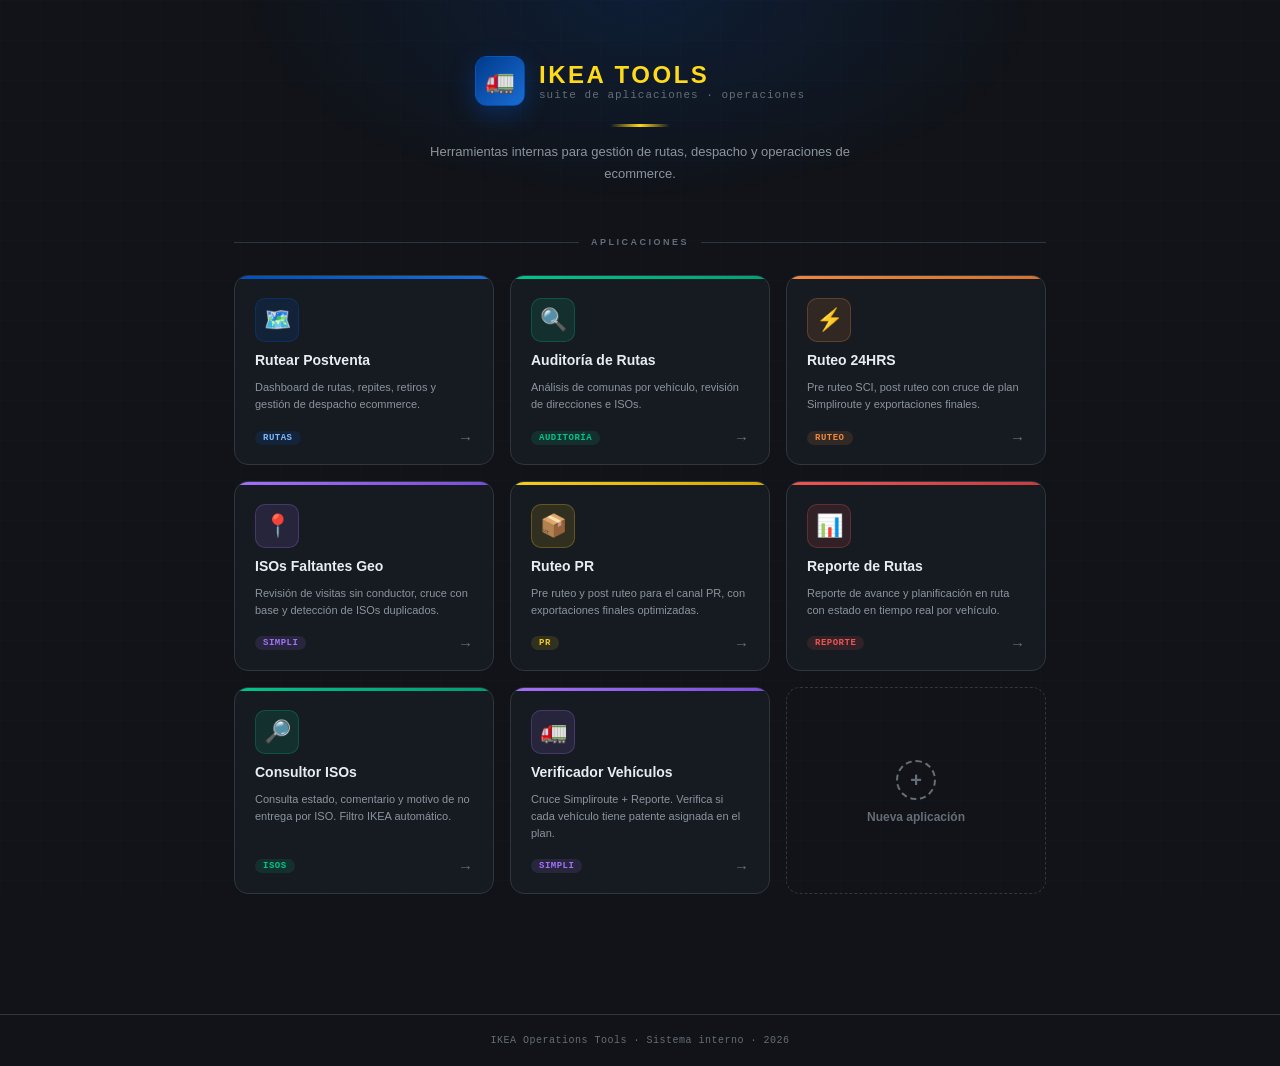
<file: index.html>
<!DOCTYPE html>
<html lang="es">
<head>
<meta charset="UTF-8">
<meta name="viewport" content="width=device-width, initial-scale=1.0">
<title>IKEA Tools</title>
<style>
* {
  box-sizing: border-box;
  margin: 0;
  padding: 0;
}

body {
  font-family: -apple-system, BlinkMacSystemFont, 'Segoe UI', Helvetica, Arial, sans-serif;
  background-color: #111318;
  color: #e6edf3;
  min-height: 100vh;
}

.grid-bg {
  position: fixed;
  top: 0; left: 0; right: 0; bottom: 0;
  background-image:
    linear-gradient(rgba(0,81,186,0.04) 1px, transparent 1px),
    linear-gradient(90deg, rgba(0,81,186,0.04) 1px, transparent 1px);
  background-size: 40px 40px;
  pointer-events: none;
  z-index: 0;
}

.glow {
  position: fixed;
  top: -200px;
  left: 50%;
  transform: translateX(-50%);
  width: 800px;
  height: 400px;
  background: radial-gradient(ellipse at center, rgba(0,81,186,0.18) 0%, transparent 70%);
  pointer-events: none;
  z-index: 0;
}

.page {
  position: relative;
  z-index: 1;
  max-width: 860px;
  margin: 0 auto;
  padding: 0 24px 60px;
}

/* ── HEADER ── */
.header {
  padding: 56px 0 0;
  display: flex;
  flex-direction: column;
  align-items: center;
  text-align: center;
  gap: 14px;
  animation: fadeUp 0.5s ease both;
}

.logo-row {
  display: flex;
  align-items: center;
  gap: 14px;
}

.logo-icon {
  width: 50px;
  height: 50px;
  background: linear-gradient(135deg, #003A8C, #1a6dd4);
  border-radius: 12px;
  display: flex;
  align-items: center;
  justify-content: center;
  font-size: 24px;
  box-shadow: 0 8px 24px rgba(0,81,186,0.4);
  border: 1px solid rgba(0,81,186,0.5);
  flex-shrink: 0;
}

.logo-text {
  display: flex;
  flex-direction: column;
  align-items: flex-start;
}

.logo-title {
  font-size: 24px;
  font-weight: 800;
  letter-spacing: 2.5px;
  color: #FFDA1A;
  text-transform: uppercase;
}

.logo-sub {
  font-size: 11px;
  color: #656d76;
  letter-spacing: 1px;
  font-family: 'Courier New', Courier, monospace;
}

.header-divider {
  width: 60px;
  height: 3px;
  background: linear-gradient(90deg, transparent, #FFDA1A, transparent);
  border-radius: 2px;
  margin-top: 4px;
}

.header-desc {
  font-size: 13px;
  color: #8b949e;
  max-width: 420px;
  line-height: 1.7;
}

/* ── SECTION LABEL ── */
.apps-section {
  padding-top: 52px;
  display: flex;
  flex-direction: column;
  align-items: center;
  gap: 28px;
  animation: fadeUp 0.5s 0.1s ease both;
  opacity: 0;
  animation-fill-mode: forwards;
}

.section-label {
  font-size: 9px;
  font-weight: 700;
  letter-spacing: 2.5px;
  color: #656d76;
  text-transform: uppercase;
  display: flex;
  align-items: center;
  gap: 12px;
  width: 100%;
}

.section-label-line {
  flex: 1;
  height: 1px;
  background-color: #30363d;
}

/* ── GRID ── */
.apps-grid {
  display: grid;
  grid-template-columns: repeat(3, 1fr);
  gap: 16px;
  width: 100%;
}

@media (max-width: 680px) {
  .apps-grid {
    grid-template-columns: repeat(2, 1fr);
  }
}

@media (max-width: 440px) {
  .apps-grid {
    grid-template-columns: 1fr;
  }
}

/* ── APP CARD ── */
.app-card {
  position: relative;
  background-color: #161b22;
  border: 1px solid #30363d;
  border-radius: 14px;
  padding: 22px 20px 18px;
  text-decoration: none;
  color: #e6edf3;
  display: flex;
  flex-direction: column;
  gap: 10px;
  cursor: pointer;
  transition: transform 0.18s ease, box-shadow 0.18s ease, border-color 0.18s ease;
  overflow: hidden;
}

.app-card:hover {
  transform: translateY(-3px);
  border-color: rgba(0,81,186,0.6);
  box-shadow: 0 12px 32px rgba(0,0,0,0.4), 0 0 0 1px rgba(0,81,186,0.2);
}

.app-card:active {
  transform: translateY(-1px);
}

.card-accent {
  position: absolute;
  top: 0; left: 0; right: 0;
  height: 3px;
  border-radius: 14px 14px 0 0;
}

.app-icon {
  width: 44px;
  height: 44px;
  border-radius: 10px;
  display: flex;
  align-items: center;
  justify-content: center;
  font-size: 22px;
  flex-shrink: 0;
}

.app-name {
  font-size: 14px;
  font-weight: 700;
  color: #e6edf3;
  line-height: 1.2;
}

.app-desc {
  font-size: 11px;
  color: #8b949e;
  line-height: 1.55;
  flex: 1;
}

.app-footer {
  display: flex;
  align-items: center;
  justify-content: space-between;
  padding-top: 6px;
  margin-top: auto;
}

.app-tag {
  font-size: 9px;
  font-weight: 700;
  letter-spacing: 0.5px;
  text-transform: uppercase;
  padding: 2px 8px;
  border-radius: 20px;
  font-family: 'Courier New', Courier, monospace;
}

.app-arrow {
  font-size: 15px;
  color: #656d76;
  transition: color 0.18s ease, transform 0.18s ease;
}

.app-card:hover .app-arrow {
  color: #FFDA1A;
  transform: translateX(3px);
}

/* ── ADD CARD ── */
.add-card {
  background-color: transparent;
  border: 1px dashed #30363d;
  border-radius: 14px;
  padding: 22px 20px 18px;
  display: flex;
  flex-direction: column;
  align-items: center;
  justify-content: center;
  gap: 10px;
  cursor: pointer;
  transition: border-color 0.18s ease, background-color 0.18s ease, color 0.18s ease;
  min-height: 160px;
  color: #656d76;
  font-size: 12px;
  font-weight: 600;
  text-align: center;
}

.add-card:hover {
  border-color: #0051BA;
  color: #0051BA;
  background-color: rgba(0,81,186,0.04);
}

.add-icon {
  width: 40px;
  height: 40px;
  border-radius: 50%;
  border: 2px dashed currentColor;
  display: flex;
  align-items: center;
  justify-content: center;
  font-size: 20px;
  transition: transform 0.2s ease;
}

.add-card:hover .add-icon {
  transform: scale(1.1) rotate(90deg);
}

/* ── CARD STAGGER ANIMATIONS ── */
.card-1 { animation: fadeUp 0.4s 0.18s ease both; opacity: 0; animation-fill-mode: forwards; }
.card-2 { animation: fadeUp 0.4s 0.26s ease both; opacity: 0; animation-fill-mode: forwards; }
.card-3 { animation: fadeUp 0.4s 0.34s ease both; opacity: 0; animation-fill-mode: forwards; }
.card-4 { animation: fadeUp 0.4s 0.42s ease both; opacity: 0; animation-fill-mode: forwards; }
.card-5 { animation: fadeUp 0.4s 0.50s ease both; opacity: 0; animation-fill-mode: forwards; }
.card-6 { animation: fadeUp 0.4s 0.58s ease both; opacity: 0; animation-fill-mode: forwards; }
.card-7 { animation: fadeUp 0.4s 0.66s ease both; opacity: 0; animation-fill-mode: forwards; }
.card-8 { animation: fadeUp 0.4s 0.74s ease both; opacity: 0; animation-fill-mode: forwards; }
.card-9 { animation: fadeUp 0.4s 0.82s ease both; opacity: 0; animation-fill-mode: forwards; }

/* ── FOOTER ── */
.footer {
  position: relative;
  z-index: 1;
  text-align: center;
  padding: 20px;
  font-size: 10px;
  color: #656d76;
  font-family: 'Courier New', Courier, monospace;
  letter-spacing: 0.5px;
  border-top: 1px solid #30363d;
  margin-top: 60px;
}

/* ── ANIMATION ── */
@keyframes fadeUp {
  from {
    opacity: 0;
    transform: translateY(16px);
  }
  to {
    opacity: 1;
    transform: translateY(0);
  }
}
</style>
</head>
<body>

<div class="grid-bg"></div>
<div class="glow"></div>

<div class="page">

  <!-- HEADER -->
  <div class="header">
    <div class="logo-row">
      <div class="logo-icon">🚛</div>
      <div class="logo-text">
        <div class="logo-title">IKEA Tools</div>
        <div class="logo-sub">suite de aplicaciones · operaciones</div>
      </div>
    </div>
    <div class="header-divider"></div>
    <div class="header-desc">Herramientas internas para gestión de rutas, despacho y operaciones de ecommerce.</div>
  </div>

  <!-- APPS -->
  <div class="apps-section">
    <div class="section-label">
      <span class="section-label-line"></span>
      Aplicaciones
      <span class="section-label-line"></span>
    </div>

    <div class="apps-grid">

      <!-- 1: Rutear Postventa -->
      <a class="app-card card-1" href="ruteador-ikea-v9.html">
        <div class="card-accent" style="background: linear-gradient(90deg, #0051BA, #1a6dd4);"></div>
        <div class="app-icon" style="background: rgba(0,81,186,0.15); border: 1px solid rgba(0,81,186,0.3);">🗺️</div>
        <div class="app-name">Rutear Postventa</div>
        <div class="app-desc">Dashboard de rutas, repites, retiros y gestión de despacho ecommerce.</div>
        <div class="app-footer">
          <span class="app-tag" style="background: rgba(0,81,186,0.15); color: #7bb8ff;">Rutas</span>
          <span class="app-arrow">→</span>
        </div>
      </a>

      <!-- 2: Auditoría de Rutas -->
      <a class="app-card card-2" href="auditoria_rutas.html">
        <div class="card-accent" style="background: linear-gradient(90deg, #00c48c, #00a374);"></div>
        <div class="app-icon" style="background: rgba(0,196,140,0.12); border: 1px solid rgba(0,196,140,0.25);">🔍</div>
        <div class="app-name">Auditoría de Rutas</div>
        <div class="app-desc">Análisis de comunas por vehículo, revisión de direcciones e ISOs.</div>
        <div class="app-footer">
          <span class="app-tag" style="background: rgba(0,196,140,0.12); color: #00c48c;">Auditoría</span>
          <span class="app-arrow">→</span>
        </div>
      </a>

      <!-- 3: Ruteo 24HRS -->
      <a class="app-card card-3" href="ruteo-24hrs.html">
        <div class="card-accent" style="background: linear-gradient(90deg, #f0883e, #d4722e);"></div>
        <div class="app-icon" style="background: rgba(240,136,62,0.12); border: 1px solid rgba(240,136,62,0.25);">⚡</div>
        <div class="app-name">Ruteo 24HRS</div>
        <div class="app-desc">Pre ruteo SCI, post ruteo con cruce de plan Simpliroute y exportaciones finales.</div>
        <div class="app-footer">
          <span class="app-tag" style="background: rgba(240,136,62,0.12); color: #f0883e;">Ruteo</span>
          <span class="app-arrow">→</span>
        </div>
      </a>

      <!-- 4: ISOs Faltantes Geo -->
      <a class="app-card card-4" href="isos_faltantes_geo.html">
        <div class="card-accent" style="background: linear-gradient(90deg, #a371f7, #7c4ddc);"></div>
        <div class="app-icon" style="background: rgba(163,113,247,0.12); border: 1px solid rgba(163,113,247,0.25);">📍</div>
        <div class="app-name">ISOs Faltantes Geo</div>
        <div class="app-desc">Revisión de visitas sin conductor, cruce con base y detección de ISOs duplicados.</div>
        <div class="app-footer">
          <span class="app-tag" style="background: rgba(163,113,247,0.12); color: #a371f7;">Simpli</span>
          <span class="app-arrow">→</span>
        </div>
      </a>

      <!-- 5: Ruteo PR -->
      <a class="app-card card-5" href="app_ruteo_pr.html">
        <div class="card-accent" style="background: linear-gradient(90deg, #f7cc1a, #d4aa00);"></div>
        <div class="app-icon" style="background: rgba(247,204,26,0.12); border: 1px solid rgba(247,204,26,0.25);">📦</div>
        <div class="app-name">Ruteo PR</div>
        <div class="app-desc">Pre ruteo y post ruteo para el canal PR, con exportaciones finales optimizadas.</div>
        <div class="app-footer">
          <span class="app-tag" style="background: rgba(247,204,26,0.12); color: #f7cc1a;">PR</span>
          <span class="app-arrow">→</span>
        </div>
      </a>

      <!-- 6: Reporte de Rutas -->
      <a class="app-card card-6" href="reporte_rutas.html">
        <div class="card-accent" style="background: linear-gradient(90deg, #f05454, #c73d3d);"></div>
        <div class="app-icon" style="background: rgba(240,84,84,0.12); border: 1px solid rgba(240,84,84,0.25);">📊</div>
        <div class="app-name">Reporte de Rutas</div>
        <div class="app-desc">Reporte de avance y planificación en ruta con estado en tiempo real por vehículo.</div>
        <div class="app-footer">
          <span class="app-tag" style="background: rgba(240,84,84,0.12); color: #f05454;">Reporte</span>
          <span class="app-arrow">→</span>
        </div>
      </a>

      <!-- 7: Consultor ISOs -->
      <a class="app-card card-7" href="consultor_isos.html">
        <div class="card-accent" style="background: linear-gradient(90deg, #00c48c, #009e75);"></div>
        <div class="app-icon" style="background: rgba(0,196,140,0.12); border: 1px solid rgba(0,196,140,0.25);">🔎</div>
        <div class="app-name">Consultor ISOs</div>
        <div class="app-desc">Consulta estado, comentario y motivo de no entrega por ISO. Filtro IKEA automático.</div>
        <div class="app-footer">
          <span class="app-tag" style="background: rgba(0,196,140,0.12); color: #00c48c;">ISOs</span>
          <span class="app-arrow">→</span>
        </div>
      </a>

      <!-- 8: Verificador Vehículos -->
      <a class="app-card card-8" href="verificador_vehiculos.html">
        <div class="card-accent" style="background: linear-gradient(90deg, #a371f7, #7c4ddc);"></div>
        <div class="app-icon" style="background: rgba(163,113,247,0.12); border: 1px solid rgba(163,113,247,0.25);">🚛</div>
        <div class="app-name">Verificador Vehículos</div>
        <div class="app-desc">Cruce Simpliroute + Reporte. Verifica si cada vehículo tiene patente asignada en el plan.</div>
        <div class="app-footer">
          <span class="app-tag" style="background: rgba(163,113,247,0.12); color: #a371f7;">Simpli</span>
          <span class="app-arrow">→</span>
        </div>
      </a>

      <!-- 9: Placeholder -->
      <div class="app-card add-card card-9" onclick="alert('Próximamente — agrega tu siguiente app aquí')">
        <div class="add-icon">+</div>
        <span>Nueva aplicación</span>
      </div>

    </div>
  </div>

</div>

<!-- FOOTER -->
<div class="footer">
  IKEA Operations Tools &middot; Sistema interno &middot; <span id="yr"></span>
</div>

<script>
  document.getElementById('yr').textContent = new Date().getFullYear();
</script>

</body>
</html>
</file>
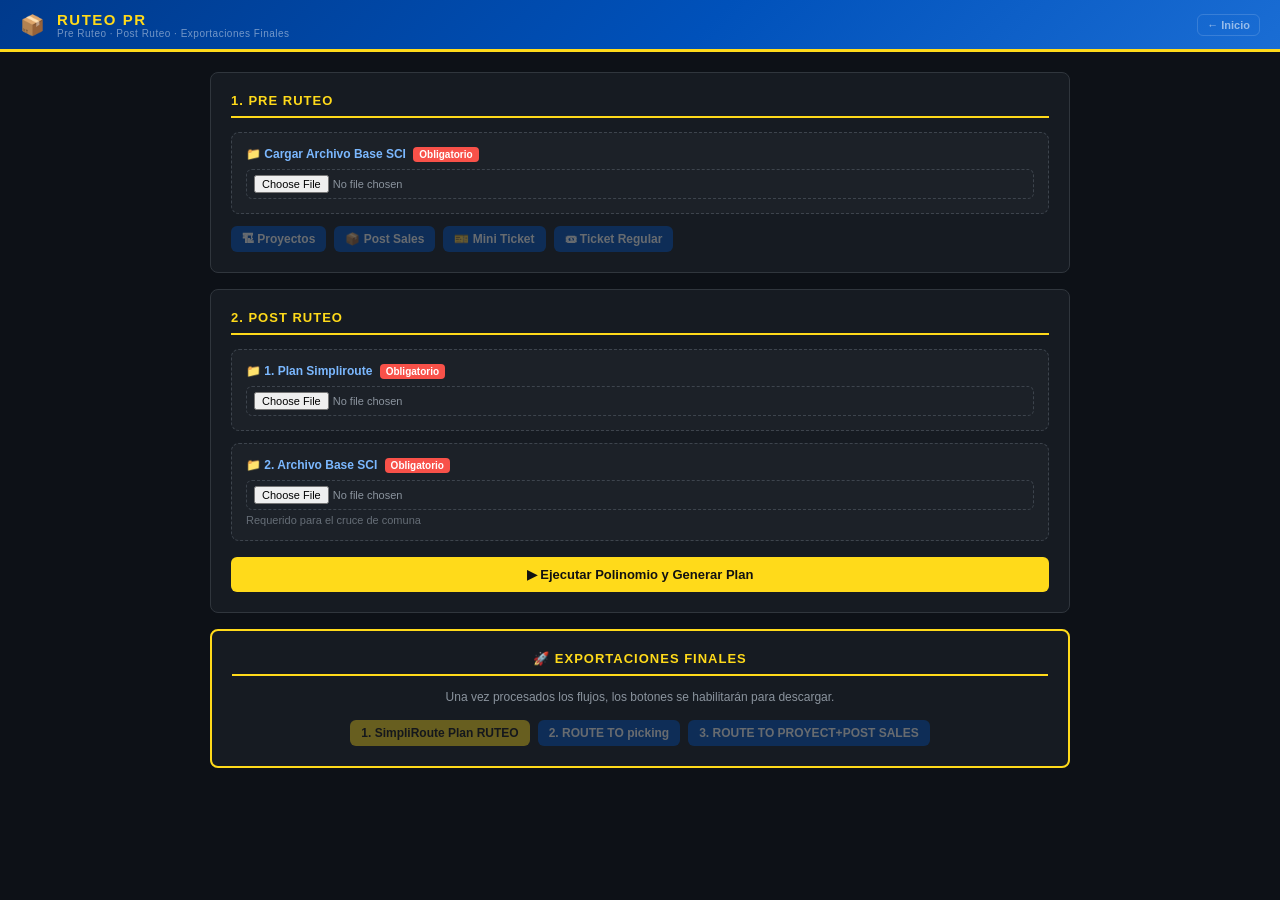
<file: app_ruteo_pr.html>
<!DOCTYPE html>
<html lang="es">
<head>
<meta charset="UTF-8">
<meta name="viewport" content="width=device-width, initial-scale=1.0">
<title>Ruteo PR — IKEA Tools</title>
<script src="xlsx.min.js"></script>
<link rel="stylesheet" href="ikea-theme.css">
<style>
body { overflow: auto; height: auto; min-height: 100vh; }
.pr-section { background: var(--surface); border: 1px solid var(--border); border-radius: var(--r); padding: 20px; margin-bottom: 16px; }
.pr-section-title { font-size: 13px; font-weight: 700; color: var(--yellow); text-transform: uppercase; letter-spacing: 1px; margin-bottom: 14px; border-bottom: 2px solid var(--yellow); padding-bottom: 8px; }
.pr-upload { background: var(--surface2); border: 1px dashed var(--border2); border-radius: var(--r); padding: 14px; margin-bottom: 12px; }
.pr-upload label { font-weight: 600; display: block; margin-bottom: 8px; color: #7bb8ff; font-size: 12px; }
.pr-msg { font-size: 12px; padding: 8px 12px; margin: 8px 0; font-weight: 600; border-radius: var(--rs); display: none; }
.pr-msg.success { background: rgba(63,185,80,.12); color: var(--green); border: 1px solid var(--green); display: block; }
.pr-msg.error   { background: var(--red-bg); color: #ff7b72; border: 1px solid var(--red); display: block; }
.pr-msg.warning { background: rgba(240,136,62,.12); color: var(--orange); border: 1px solid var(--orange); display: block; }
.pr-btn-group { display: flex; gap: 8px; flex-wrap: wrap; margin-top: 10px; }
.pr-final { border: 2px solid var(--yellow); text-align: center; }
.pr-final .pr-section-title { color: var(--yellow); }
</style>
</head>
<body>

<!-- HEADER -->
<div class="ik-header">
  <div class="ik-header-left">
    <span class="ik-header-icon">📦</span>
    <div>
      <h1>Ruteo PR</h1>
      <div class="ik-header-sub">Pre Ruteo · Post Ruteo · Exportaciones Finales</div>
    </div>
  </div>
  <div class="ik-header-right">
    <a href="index.html" class="ik-back">← Inicio</a>
  </div>
</div>

<div style="max-width:900px;margin:20px auto;padding:0 20px 40px;">

  <!-- PRE RUTEO -->
  <div class="pr-section">
    <div class="pr-section-title">1. Pre Ruteo</div>
    <div class="pr-upload">
      <label>📁 Cargar Archivo Base SCI <span style="background:var(--red);color:#fff;padding:2px 6px;border-radius:4px;font-size:10px;margin-left:4px;">Obligatorio</span></label>
      <input type="file" id="fileFlujo1" accept=".xlsx,.xls" style="width:100%">
      <div id="msgFlujo1" class="pr-msg"></div>
    </div>
    <div class="pr-btn-group">
      <button class="btn-blue f1-btn" onclick="descargarTicketsF1('PROJECT','RUTEAR PROYECTOS')" disabled>🏗 Proyectos</button>
      <button class="btn-blue f1-btn" onclick="descargarTicketsF1('POST_SALES','RUTEAR POST SALES')" disabled>📦 Post Sales</button>
      <button class="btn-blue f1-btn" onclick="descargarMiniTicket()" disabled>🎫 Mini Ticket</button>
      <button class="btn-blue f1-btn" onclick="descargarRegularTicket()" disabled>🎟 Ticket Regular</button>
    </div>
  </div>

  <!-- POST RUTEO -->
  <div class="pr-section">
    <div class="pr-section-title">2. Post Ruteo</div>
    <div class="pr-upload">
      <label>📁 1. Plan Simpliroute <span style="background:var(--red);color:#fff;padding:2px 6px;border-radius:4px;font-size:10px;margin-left:4px;">Obligatorio</span></label>
      <input type="file" id="fileSimpli" accept=".xlsx,.xls,.csv" style="width:100%">
    </div>
    <div class="pr-upload">
      <label>📁 2. Archivo Base SCI <span style="background:var(--red);color:#fff;padding:2px 6px;border-radius:4px;font-size:10px;margin-left:4px;">Obligatorio</span></label>
      <input type="file" id="fileRuteo2" accept=".xlsx,.xls,.csv" style="width:100%">
      <div style="font-size:11px;color:var(--text-dim);margin-top:4px;">Requerido para el cruce de comuna</div>
    </div>
    <button class="btn-yellow btn-full" id="processBtn" onclick="processFlujo2()" style="margin-top:4px;padding:10px 18px;font-size:13px;">▶ Ejecutar Polinomio y Generar Plan</button>
    <div id="msgFlujo2" class="pr-msg"></div>
  </div>

  <!-- EXPORTACIONES FINALES -->
  <div class="pr-section pr-final">
    <div class="pr-section-title">🚀 Exportaciones Finales</div>
    <p style="font-size:12px;color:var(--text-muted);margin-bottom:16px;">Una vez procesados los flujos, los botones se habilitarán para descargar.</p>
    <div class="pr-btn-group" style="justify-content:center;">
      <button class="btn-yellow" id="btnDownloadPlan" onclick="downloadPlan()" disabled>1. SimpliRoute Plan RUTEO</button>
      <button class="btn-blue" id="btnDownloadRoute" onclick="downloadRouteTo()" disabled>2. ROUTE TO picking</button>
      <button class="btn-blue" id="btnDownloadPreola" onclick="download3Preola()" disabled>3. ROUTE TO PROYECT+POST SALES</button>
    </div>
  </div>

</div>

<script>
// --- CONFIGURACIÓN GLOBAL ---
const CONFIG = {
    vehicles: {
        trucks_order: Array.from({length: 40}, (_, i) => i + 1).filter(i => i !== 30).map(i => `VEH${String(i).padStart(2, '0')}`),
        special_fixed: { "Proyectos Leslie": "VEH98", "VEH01 Postventa": "VEH99", "VEH02 Postventa": "VEH101", "Postventa 3": "VEH102" }
    },
    poly: {
        weights: { distance_km: 0.44, duration_hr: 0.10, iso_count: 0.20, q_comunas: 0.01, volume_m3: 0.25 },
        zone_multiplier: { extraurbano: 2.0, default: 1.0 }
    },
    extraurban_communes: [
        "ALHUE", "BUIN", "CALERA DE TANGO", "COLINA", "CURACAVI", "EL MONTE", "ISLA DE MAIPO", "LAMPA",
        "LO BARNECHEA", "MARIA PINTO", "MELIPILLA", "PADRE HURTADO", "PAINE", "PENAFLOR", "PIRQUE",
        "SAN JOSE DE MAIPO", "SAN PEDRO", "TALAGANTE", "TILTIL"
    ]
};

// Comunas permitidas para Mini Ticket (con y sin tilde para cubrir ambos casos)
const MINI_TICKET_COMUNAS_SET = new Set(["ÑUÑOA", "NUNOA", "LAS CONDES", "VITACURA", "PROVIDENCIA", "SANTIAGO"]);

let dataFlujo1 = null;
let sheetPlanData = [];
let sheetPolinomioData = [];
let sheetResumenData = [];
let metricsData = {};

function getFechaHoy() {
    const f = new Date();
    return `${String(f.getDate()).padStart(2,'0')}-${String(f.getMonth()+1).padStart(2,'0')}-${f.getFullYear()}`;
}
function getFechaManana() {
    const f = new Date();
    f.setDate(f.getDate() + 1);
    return `${String(f.getDate()).padStart(2,'0')}-${String(f.getMonth()+1).padStart(2,'0')}-${f.getFullYear()}`;
}
function showMsg(id, text, type) {
    const el = document.getElementById(id);
    el.textContent = text;
    el.className = 'pr-msg ' + type;
    setTimeout(() => { if (el.className.includes(type)) el.style.display = 'none'; }, 5000);
}
function exportarExcel(dataArray, nombreExacto, skipHeader = false) {
    const worksheet = XLSX.utils.json_to_sheet(dataArray, { skipHeader });
    const workbook = XLSX.utils.book_new();
    XLSX.utils.book_append_sheet(workbook, worksheet, "Sheet1");
    XLSX.writeFile(workbook, nombreExacto);
}

// Normaliza texto: quita tildes, mayúsculas, trim
function removeAccents(str) {
    return str ? str.toString().normalize("NFD").replace(/[\u0300-\u036f]/g, "").toUpperCase().trim() : "";
}

// Verifica si una comuna está en la lista de Mini Ticket
// Compara tanto con tilde como sin tilde
function esComunaMini(comunaRaw) {
    const sinTilde = removeAccents(comunaRaw);
    const conTilde = comunaRaw ? comunaRaw.toString().toUpperCase().trim() : "";
    return MINI_TICKET_COMUNAS_SET.has(sinTilde) || MINI_TICKET_COMUNAS_SET.has(conTilde);
}

// ==========================================
// FLUJO 1
// ==========================================
document.getElementById('fileFlujo1').addEventListener('change', function(e) {
    const file = e.target.files[0];
    if (!file) return;
    const reader = new FileReader();
    reader.onload = function(event) {
        try {
            const data = new Uint8Array(event.target.result);
            const workbook = XLSX.read(data, { type: 'array' });
            dataFlujo1 = XLSX.utils.sheet_to_json(workbook.Sheets[workbook.SheetNames[0]], { defval: "" });
            showMsg('msgFlujo1', 'Archivo cargado correctamente.', 'success');
            document.querySelectorAll('.f1-btn').forEach(btn => btn.disabled = false);
            document.getElementById('btnDownloadPreola').disabled = false;
        } catch (err) {
            showMsg('msgFlujo1', 'Error: ' + err.message, 'error');
        }
    };
    reader.readAsArrayBuffer(file);
});

function descargarTicketsF1(tipoVisita, nombreBase) {
    if (!dataFlujo1) return;
    const filtrado = dataFlujo1.filter(row => row['TIPO_VISITA'] === tipoVisita);
    if (filtrado.length === 0) return showMsg('msgFlujo1', `Sin datos para ${tipoVisita}`, 'warning');
    exportarExcel(filtrado, `${nombreBase} ${getFechaManana()}.xlsx`);
}

// MINI TICKET: solo filas con MINI_TICKET === 'mini_ticket' Y comuna en la lista permitida
function descargarMiniTicket() {
    if (!dataFlujo1) return;
    const filtrado = dataFlujo1.filter(row => {
        if (row['TIPO_VISITA'] === 'PROJECT' || row['TIPO_VISITA'] === 'POST_SALES') return false;
        if (row['MINI_TICKET'] !== 'mini_ticket') return false;
        // La columna de comuna es D_COUNTY en el archivo SCI
        const comuna = row['D_COUNTY'] || row['CONDUCTOR'] || row['Conductor'] || "";
        return esComunaMini(comuna);
    });
    if (filtrado.length === 0) return showMsg('msgFlujo1', 'Sin Mini Tickets para las comunas permitidas (ÑUÑOA, LAS CONDES, VITACURA, PROVIDENCIA, SANTIAGO)', 'warning');
    exportarExcel(filtrado, `RUTEAR MINI TICKET ${getFechaManana()}.xlsx`);
    showMsg('msgFlujo1', `Mini Ticket exportado: ${filtrado.length} filas.`, 'success');
}

// REGULAR TICKET: filas no_mini_ticket + mini_ticket fuera de comunas permitidas
function descargarRegularTicket() {
    if (!dataFlujo1) return;
    const filtrado = dataFlujo1.filter(row => {
        if (row['TIPO_VISITA'] === 'PROJECT' || row['TIPO_VISITA'] === 'POST_SALES') return false;
        // no_mini_ticket siempre va aquí
        if (row['MINI_TICKET'] === 'no_mini_ticket') return true;
        // mini_ticket fuera de comunas permitidas también va aquí
        if (row['MINI_TICKET'] === 'mini_ticket') {
            const comuna = row['D_COUNTY'] || row['CONDUCTOR'] || row['Conductor'] || "";
            return !esComunaMini(comuna);
        }
        return false;
    });
    if (filtrado.length === 0) return showMsg('msgFlujo1', 'Sin datos para Regular Ticket', 'warning');
    exportarExcel(filtrado, `RUTEAR TICKET ${getFechaManana()}.xlsx`);
    showMsg('msgFlujo1', `Regular Ticket exportado: ${filtrado.length} filas.`, 'success');
}

// ==========================================
// FLUJO 2
// ==========================================
function parseNum(val) { return (typeof val === 'number') ? val : (parseFloat(String(val).replace(',', '.')) || 0); }
function normalizeArr(arr) {
    let min = Math.min(...arr), max = Math.max(...arr);
    return arr.map(v => (min === max || isNaN(min) || isNaN(max)) ? 0 : (v - min) / (max - min));
}
function findCol(row, options) {
    let keys = Object.keys(row);
    return keys.find(k => options.some(opt => k.toLowerCase() === opt.toLowerCase()));
}
function timeToSeconds(timeStr) {
    if (!timeStr) return null;
    let parts = timeStr.split(':');
    if (parts.length >= 2) return (parseInt(parts[0])||0)*3600 + (parseInt(parts[1])||0)*60 + (parseInt(parts[2])||0);
    return null;
}
function formatSecondsToHHMMSS(totalSecs) {
    if (totalSecs < 0) totalSecs = 0;
    let h = Math.floor(totalSecs / 3600), m = Math.floor((totalSecs % 3600) / 60), s = Math.floor(totalSecs % 60);
    return String(h).padStart(2,'0') + ":" + String(m).padStart(2,'0') + ":" + String(s).padStart(2,'0');
}
function readExcelFile(file) {
    return new Promise((resolve, reject) => {
        let reader = new FileReader();
        reader.onload = e => {
            try {
                let data = new Uint8Array(e.target.result);
                let workbook = XLSX.read(data, { type: 'array' });
                resolve(XLSX.utils.sheet_to_json(workbook.Sheets[workbook.SheetNames[0]], { defval: "" }));
            } catch (err) { reject(err); }
        };
        reader.onerror = reject;
        reader.readAsArrayBuffer(file);
    });
}

async function processFlujo2() {
    const fileSimpli = document.getElementById('fileSimpli').files[0];
    const fileRuteo2 = document.getElementById('fileRuteo2').files[0];
    const btn = document.getElementById('processBtn');
    if (!fileSimpli || !fileRuteo2) return showMsg('msgFlujo2', "⚠️ Sube AMBOS archivos para continuar.", 'error');

    try {
        showMsg('msgFlujo2', "Procesando Polinomio...", 'success');
        btn.disabled = true;

        const dataSimpli = await readExcelFile(fileSimpli);
        const dataRuteo  = await readExcelFile(fileRuteo2);
        if (!dataSimpli.length) throw new Error("El archivo de SimpliRoute está vacío.");
        if (!dataRuteo.length)  throw new Error("El archivo RUTEO SCI está vacío.");

        const ruteoDict = {};
        const colIso    = findCol(dataRuteo[0], ["ISO", "ID de referencia", "Title"]) || Object.keys(dataRuteo[0])[0];
        const colComuna = findCol(dataRuteo[0], ["D_COUNTY", "COUNTY", "COMUNA", "D_County"]) || "D_COUNTY";
        dataRuteo.forEach(row => { if (row[colIso]) ruteoDict[String(row[colIso]).trim().toUpperCase()] = row[colComuna] || ""; });

        const sCols = {
            conductor: findCol(dataSimpli[0], ["Conductor", "Driver"]) || "Conductor",
            titulo:    findCol(dataSimpli[0], ["Título", "Title", "ISO"]) || "Título",
            vehiculo:  findCol(dataSimpli[0], ["Vehículo", "Vehicle", "Ruta"]) || "Vehículo",
            distancia: findCol(dataSimpli[0], ["Distancia", "Distance"]) || "Distancia",
            cap2:      findCol(dataSimpli[0], ["Capacidad 2", "Capacity 2"]) || "Capacidad 2",
            tiempoEst: findCol(dataSimpli[0], ["Tiempo estimado de llegada", "Tiempo estimado", "ETA"]) || "Tiempo estimado de llegada",
            idRef:     findCol(dataSimpli[0], ["ID de referencia", "DOFI"]) || "ID de referencia"
        };

        let cleanSimpli  = [];
        let extraUrbanSet = new Set(CONFIG.extraurban_communes.map(c => removeAccents(c)));

        dataSimpli.forEach(row => {
            let titulo = String(row[sCols.titulo]).trim().toUpperCase();
            if (titulo !== "INICIO" && titulo !== "FIN") {
                row[sCols.conductor] = ruteoDict[titulo] || row[sCols.conductor];
            }
            let valorComuna = removeAccents(row[sCols.conductor]);
            row["_zona_temp"] = extraUrbanSet.has(valorComuna) ? "Extraurbano" : "Urbano";
            let tiempo = row[sCols.tiempoEst] || "";
            if (tiempo.includes("T")) {
                let p = tiempo.split("T"); row["_fecha_temp"] = p[0]; row["_hora_temp"] = p[1];
            } else if (tiempo.includes(" ")) {
                let p = tiempo.split(" "); row["_fecha_temp"] = p[0]; row["_hora_temp"] = p[1];
            } else {
                row["_fecha_temp"] = tiempo; row["_hora_temp"] = "";
            }
            cleanSimpli.push(row);
        });

        const groups = {};
        cleanSimpli.forEach(row => {
            let veh = String(row[sCols.vehiculo] || "").trim();
            if (!groups[veh]) groups[veh] = { original_vehicle: veh, rows: [] };
            groups[veh].rows.push(row);
        });

        let summaries = [];
        for (let veh in groups) {
            let rows = groups[veh].rows;
            let dist = rows.reduce((acc, r) => acc + parseNum(r[sCols.distancia]), 0);
            let cap  = rows.reduce((acc, r) => acc + parseNum(r[sCols.cap2]), 0);
            let minSec = Infinity, maxSec = -Infinity, realIsoCount = 0;

            rows.forEach(r => {
                let t = String(r[sCols.titulo]).trim().toUpperCase();
                if (t !== "INICIO" && t !== "FIN") realIsoCount++;
                let s = timeToSeconds(r["_hora_temp"]);
                if (s !== null) { if (s < minSec) minSec = s; if (s > maxSec) maxSec = s; }
            });

            let durSec = (minSec !== Infinity && maxSec !== -Infinity && maxSec >= minSec) ? (maxSec - minSec) : 0;

            // Count de comunas únicas por vehículo (excluyendo INICIO y FIN)
            let comunasUnicas = new Set(
                rows
                    .filter(r => { let t = String(r[sCols.titulo]).trim().toUpperCase(); return t !== "INICIO" && t !== "FIN"; })
                    .map(r => r[sCols.conductor])
                    .filter(c => c && c !== "")
            );

            let zonasCount = { "Urbano": 0, "Extraurbano": 0 };
            rows.forEach(r => zonasCount[r["_zona_temp"]]++);
            let predominante = zonasCount["Extraurbano"] > 0 ? "Extraurbano" : "Urbano";

            summaries.push({
                original_vehicle: veh, Zona: predominante, distance_km: dist,
                duration_hr: durSec / 3600, duration_formatted: formatSecondsToHHMMSS(durSec),
                iso_count: realIsoCount, q_comunas: comunasUnicas.size, volume_m3: cap,
                family: String(veh).toLowerCase().startsWith("mini") ? "mini" : "truck"
            });
        }

        let trucksOnly   = summaries.filter(s => s.family === "truck" && !CONFIG.vehicles.special_fixed[s.original_vehicle]);
        let minisOnly    = summaries.filter(s => s.family === "mini"  && !CONFIG.vehicles.special_fixed[s.original_vehicle]);
        let specialsOnly = summaries.filter(s => !!CONFIG.vehicles.special_fixed[s.original_vehicle]);

        let arr_dist = normalizeArr(trucksOnly.map(s => s.distance_km));
        let arr_dur  = normalizeArr(trucksOnly.map(s => s.duration_hr));
        let arr_iso  = normalizeArr(trucksOnly.map(s => s.iso_count));
        let arr_com  = normalizeArr(trucksOnly.map(s => s.q_comunas));
        let arr_vol  = normalizeArr(trucksOnly.map(s => s.volume_m3));

        trucksOnly.forEach((s, i) => {
            s.score_base = (
                CONFIG.poly.weights.distance_km * arr_dist[i] +
                CONFIG.poly.weights.duration_hr  * arr_dur[i]  +
                CONFIG.poly.weights.iso_count    * arr_iso[i]  +
                CONFIG.poly.weights.q_comunas    * arr_com[i]  +
                CONFIG.poly.weights.volume_m3    * arr_vol[i]
            );
            let mult = String(s.Zona).toLowerCase() === "extraurbano" ? CONFIG.poly.zone_multiplier.extraurbano : CONFIG.poly.zone_multiplier.default;
            s.score = s.score_base * mult;
        });

        minisOnly.forEach(s    => { s.score_base = 0; s.score = 0; });
        specialsOnly.forEach(s => { s.score_base = 0; s.score = 0; });

        minisOnly.sort((a, b)  => (parseInt(a.original_vehicle.replace(/\D/g, '')) || 999) - (parseInt(b.original_vehicle.replace(/\D/g, '')) || 999));
        trucksOnly.sort((a, b) => b.score - a.score);

        let vehicleMap = {};
        minisOnly.forEach((r, idx)    => { r.final_route_to = `MINI${String(idx+1).padStart(2,'0')}`; vehicleMap[r.original_vehicle] = r.final_route_to; });
        trucksOnly.forEach((r, idx)   => { r.final_route_to = CONFIG.vehicles.trucks_order[idx] || `VEH${String(idx+1).padStart(2,'0')}`; vehicleMap[r.original_vehicle] = r.final_route_to; });
        specialsOnly.forEach(s        => { s.final_route_to = CONFIG.vehicles.special_fixed[s.original_vehicle]; vehicleMap[s.original_vehicle] = s.final_route_to; });

        let ordered = [...minisOnly, ...trucksOnly, ...specialsOnly];

        let originalKeys = Object.keys(dataSimpli[0]);
        sheetPlanData = cleanSimpli.map(row => {
            let outputRow = {};
            originalKeys.forEach(k => {
                if (!k.startsWith("__EMPTY") && !["_zona_temp","_fecha_temp","_hora_temp"].includes(k)) {
                    outputRow[k] = row[k];
                }
            });
            outputRow["DIA"]  = row["_fecha_temp"];
            outputRow["HORA"] = row["_hora_temp"];
            let vehReal = String(row[sCols.vehiculo] || "").trim();
            outputRow["VEH INICIAL"] = vehReal;
            outputRow["VEH FINAL"]   = vehicleMap[vehReal] || vehReal;
            outputRow["_DOFI_INTERNO"]   = row[sCols.idRef];
            outputRow["_TITULO_INTERNO"] = row[sCols.titulo];
            return outputRow;
        });

        sheetPolinomioData = ordered.map(o => ({
            "VEH INICIAL": o.original_vehicle, "VEH FINAL": o.final_route_to, "Familia": o.family, "Zona": o.Zona,
            "Paradas ISO": o.iso_count, "Distancia Total (km)": Number(parseFloat(o.distance_km).toFixed(2)),
            "Volumen (m3)": Number(parseFloat(o.volume_m3).toFixed(2)), "Tiempo en Ruta": o.duration_formatted,
            "Cant. Comunas": o.q_comunas, "Score Base": Number(parseFloat(o.score_base).toFixed(4)),
            "Score Final": Number(parseFloat(o.score).toFixed(4))
        }));

        // Resumen con nueva columna Q COMUNAS entre ISO y M3
        sheetResumenData = ordered.map(o => ({
            "ANDEN":          "",
            "LADO":           "",
            "Vehículo":       o.final_route_to,
            "Distancia":      Number(parseFloat(o.distance_km).toFixed(2)),
            "Tiempo en Ruta": o.duration_formatted,
            "ISO":            o.iso_count,
            "Q COMUNAS":      o.q_comunas,           // ← Nueva columna entre ISO y M3
            "M3":             Number(parseFloat(o.volume_m3).toFixed(2)),
            "Horario salida": "",
            "Zona":           o.Zona,
            "Tipo Vehículo":  "",
            "Tipo Ticket":    o.final_route_to.toUpperCase().startsWith("MINI") ? "MiniTicket" : "Ticket Regular"
        }));

        let metricsVehicles = ordered.filter(o =>
            o.original_vehicle !== "Proyectos Leslie" &&
            o.original_vehicle !== "VEH01 Postventa"  &&
            o.original_vehicle !== "VEH99"
        );
        let totalVeh = metricsVehicles.length;
        let sumISO   = metricsVehicles.reduce((sum, o) => sum + o.iso_count, 0);
        let promISO  = totalVeh > 0 ? Number((sumISO / totalVeh).toFixed(2)) : 0;
        metricsData  = { total: totalVeh, prom: promISO, sum: sumISO };

        showMsg('msgFlujo2', `¡Polinomio Listo! Los botones de descarga se han habilitado.`, 'success');
        document.getElementById('btnDownloadPlan').disabled  = false;
        document.getElementById('btnDownloadRoute').disabled = false;

    } catch (error) {
        showMsg('msgFlujo2', "❌ Error: " + error.message, 'error');
        console.error(error);
    } finally {
        btn.disabled = false;
    }
}

// ==========================================
// DESCARGAS FINALES
// ==========================================

// BOTÓN 1
function downloadPlan() {
    if (!sheetPlanData.length) return;
    const wb = XLSX.utils.book_new();

    let printPlan = sheetPlanData.map(r => {
        let copy = { ...r };
        delete copy["_DOFI_INTERNO"];
        delete copy["_TITULO_INTERNO"];
        return copy;
    });

    const ws1 = XLSX.utils.json_to_sheet(printPlan);
    const range1 = XLSX.utils.decode_range(ws1['!ref']);
    for (let c = range1.s.c; c <= range1.e.c; c++) {
        let cell = ws1[XLSX.utils.encode_cell({ r: 0, c })];
        if (cell && cell.v && ["DIA", "HORA", "VEH INICIAL", "VEH FINAL"].includes(cell.v)) {
            cell.s = { fill: { fgColor: { rgb: "00FFFF" } }, font: { bold: true, color: { rgb: "000000" } } };
        }
    }
    XLSX.utils.book_append_sheet(wb, ws1, "Plan");
    XLSX.utils.book_append_sheet(wb, XLSX.utils.json_to_sheet(sheetPolinomioData), "Polinomio");

    const ws3 = XLSX.utils.json_to_sheet(sheetResumenData);

    // Métricas en N1, O1, P1 — headers en fila 1, valores en fila 2
    // N1 = "Vehículos"     | N2 = total vehículos
    // O1 = "Promedio de ISO" | O2 = promedio ISO
    // P1 = "Suma de ISO"   | P2 = suma ISO
    XLSX.utils.sheet_add_aoa(ws3, [
        ["Vehículos", "Promedio de ISO", "Suma de ISO"],
        [metricsData.total, metricsData.prom, metricsData.sum]
    ], { origin: "N1" });

    // Estilos azul corporativo en los headers N1, O1, P1
    ["N1", "O1", "P1"].forEach(ref => {
        if (ws3[ref]) ws3[ref].s = {
            font: { bold: true, color: { rgb: "FFFFFF" } },
            fill: { fgColor: { rgb: "0058A3" } }
        };
    });

    XLSX.utils.book_append_sheet(wb, ws3, "Resumen");
    XLSX.writeFile(wb, `1. Simpliroute_Plan_${getFechaManana()} RUTEO.xlsx`);
}

// BOTÓN 2
function downloadRouteTo() {
    if (!sheetPlanData.length) return;
    let dofiList = [];
    sheetPlanData.forEach(r => {
        let t = String(r["_TITULO_INTERNO"]).trim().toUpperCase();
        if (t !== "INICIO" && t !== "FIN" && r["_DOFI_INTERNO"]) {
            dofiList.push({ A: r["_DOFI_INTERNO"], B: r["VEH FINAL"] });
        }
    });
    const chunkSize = 1000;
    const isMulti   = dofiList.length > chunkSize;
    for (let i = 0; i < dofiList.length; i += chunkSize) {
        let chunk  = dofiList.slice(i, i + chunkSize);
        let suffix = isMulti ? `_${(i / chunkSize) + 1}` : '';
        exportarExcel(chunk, `2. ROUTE TO picking ${getFechaHoy()} entregas ${getFechaManana()}${suffix}.xlsx`, true);
    }
}

// BOTÓN 3
function download3Preola() {
    if (!dataFlujo1) {
        alert("Para generar la Preola, primero debes cargar el archivo base en el '1. Pre Ruteo'.");
        return;
    }
    const filtrado = dataFlujo1.filter(row => row['TIPO_VISITA'] === 'PROJECT' || row['TIPO_VISITA'] === 'POST_SALES');
    if (filtrado.length === 0) return alert('No hay datos de PROYECTOS o POST_SALES en el archivo del 1. Pre Ruteo.');
    const preolaData = filtrado.map(row => ({
        A: row['ID_REFERENCIA'],
        B: row['TIPO_VISITA'] === 'PROJECT' ? 'VEH98' : 'VEH99'
    }));
    exportarExcel(preolaData, `3. ROUTE TO PROYECT+ POST SALES picking ${getFechaHoy()} entregas ${getFechaManana()}.xlsx`, true);
}
</script>

</body>
</html>
</body>
</html>
</file>
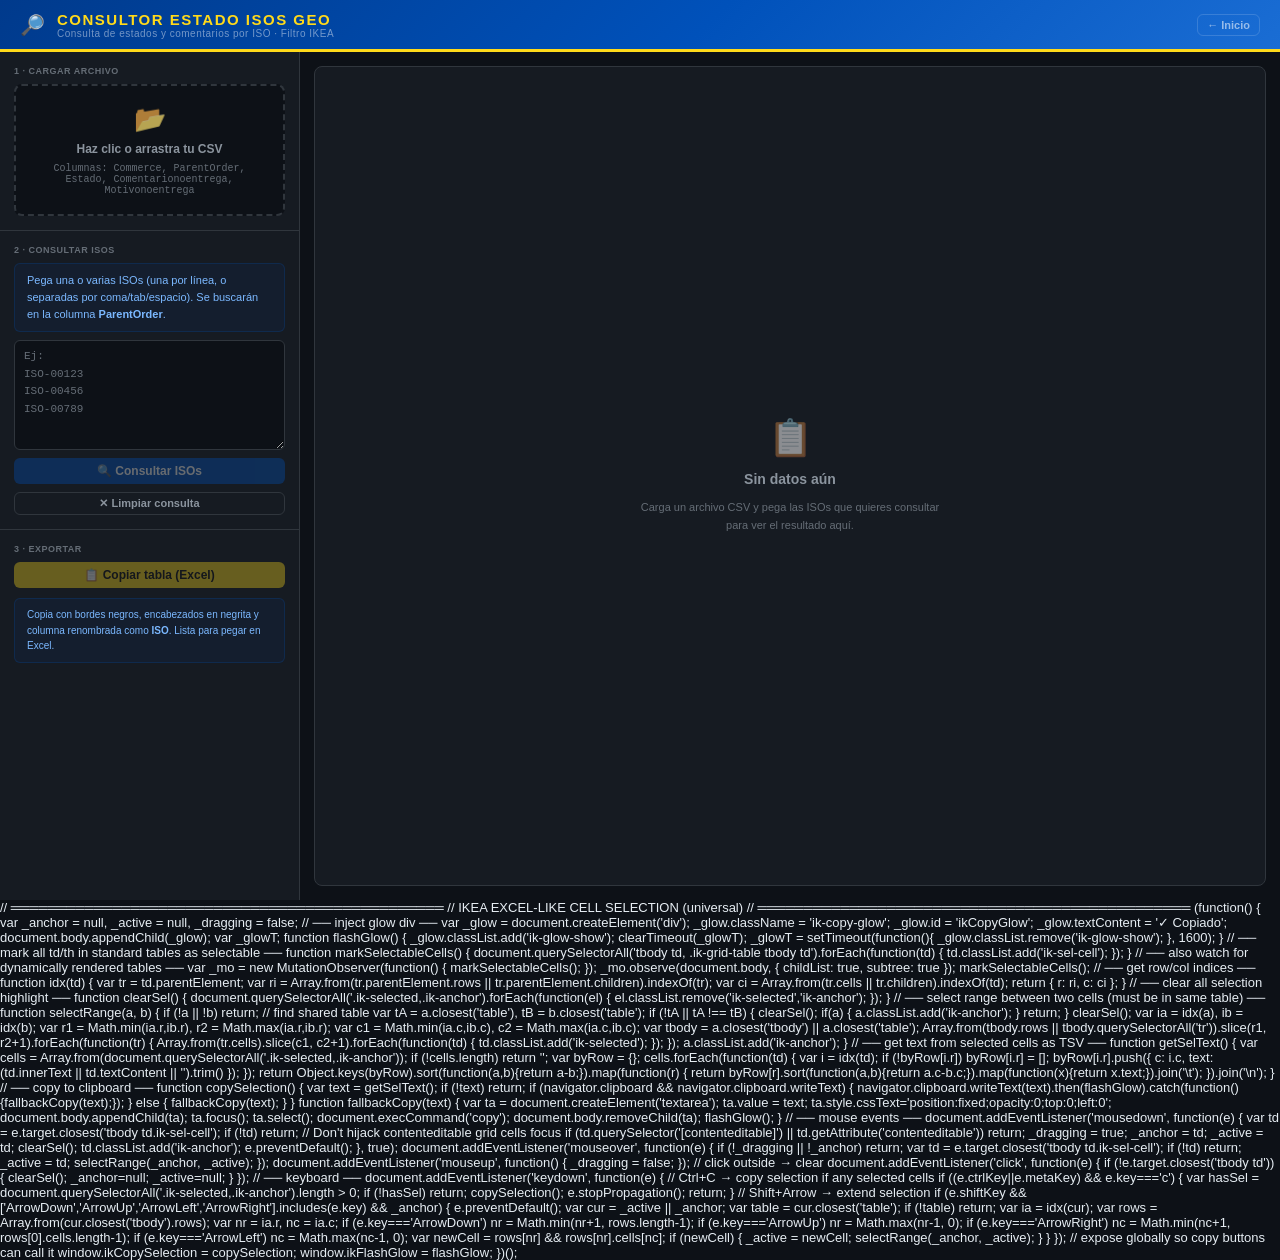
<file: consultor_isos.html>
<!DOCTYPE html>
<html lang="es">
<head>
<meta charset="UTF-8">
<meta name="viewport" content="width=device-width, initial-scale=1.0">
<title>Consultor ISOs — IKEA Tools</title>
<style>
*, *::before, *::after { box-sizing: border-box; margin: 0; padding: 0; }

:root {
  --bg:         #0d1117;
  --surface:    #161b22;
  --surface2:   #1c2128;
  --surface3:   #22272e;
  --border:     #30363d;
  --border2:    #3d444d;
  --blue:       #0051BA;
  --blue-dark:  #003A8C;
  --blue-mid:   #1a6dd4;
  --yellow:     #FFDA1A;
  --yellow-dk:  #e6c400;
  --green:      #3fb950;
  --red:        #f85149;
  --red-bg:     rgba(248,81,73,.12);
  --orange:     #f0883e;
  --purple:     #a371f7;
  --teal:       #00c48c;
  --text:       #e6edf3;
  --text-muted: #8b949e;
  --text-dim:   #656d76;
  --mono: 'SFMono-Regular', Consolas, 'Liberation Mono', Menlo, monospace;
  --sans: -apple-system, BlinkMacSystemFont, 'Segoe UI', Helvetica, Arial, sans-serif;
  --r:  8px;
  --rs: 6px;
}

body {
  font-family: var(--sans);
  background: var(--bg);
  color: var(--text);
  height: 100vh;
  overflow: hidden;
  font-size: 13px;
}

::-webkit-scrollbar { width: 5px; height: 5px; }
::-webkit-scrollbar-track { background: transparent; }
::-webkit-scrollbar-thumb { background: var(--border2); border-radius: 3px; }

/* ── HEADER ── */
.ik-header {
  background: linear-gradient(135deg, var(--blue-dark), var(--blue) 55%, var(--blue-mid));
  padding: 0 20px;
  display: flex;
  justify-content: space-between;
  align-items: center;
  border-bottom: 3px solid var(--yellow);
  height: 52px;
  flex-shrink: 0;
  position: relative;
  z-index: 10;
}
.ik-header-left  { display: flex; align-items: center; gap: 12px; }
.ik-header-right { display: flex; align-items: center; gap: 7px; }
.ik-header h1 {
  font-size: 15px;
  font-weight: 700;
  letter-spacing: 1.5px;
  color: var(--yellow);
  text-transform: uppercase;
}
.ik-header-sub { font-size: 10px; color: rgba(255,255,255,.45); letter-spacing: .5px; }
.ik-back {
  display: inline-flex;
  align-items: center;
  gap: 5px;
  font-size: 11px;
  font-weight: 600;
  color: rgba(255,255,255,.55);
  text-decoration: none;
  padding: 4px 9px;
  border-radius: var(--rs);
  border: 1px solid rgba(255,255,255,.15);
  transition: all .15s;
}
.ik-back:hover { color: var(--yellow); border-color: rgba(255,218,26,.4); background: rgba(255,218,26,.07); }

/* ── LAYOUT ── */
.ik-app { display: flex; height: calc(100vh - 52px); }
.ik-sidebar {
  width: 300px;
  min-width: 300px;
  background: var(--surface);
  border-right: 1px solid var(--border);
  overflow-y: auto;
  display: flex;
  flex-direction: column;
  gap: 0;
}
.ik-main { flex: 1; overflow: hidden; display: flex; flex-direction: column; min-width: 0; }

/* ── SIDEBAR SECTIONS ── */
.sb-section { padding: 14px 14px 0; display: flex; flex-direction: column; gap: 8px; }
.sb-section + .sb-section { border-top: 1px solid var(--border); margin-top: 14px; padding-top: 14px; }
.sb-last { padding-bottom: 14px; }
.lbl {
  font-size: 9px; font-weight: 700; color: var(--text-dim);
  text-transform: uppercase; letter-spacing: .5px;
}

/* ── UPLOAD ZONE ── */
.ik-upload-zone {
  border: 2px dashed var(--border);
  border-radius: var(--r);
  padding: 18px 14px;
  display: flex;
  flex-direction: column;
  align-items: center;
  justify-content: center;
  gap: 7px;
  cursor: pointer;
  transition: all .18s;
  text-align: center;
  background: var(--bg);
}
.ik-upload-zone:hover, .ik-upload-zone.drag { border-color: var(--blue); background: rgba(0,81,186,.04); }
.ik-upload-zone.loaded { border-color: var(--green); border-style: solid; background: rgba(63,185,80,.04); }
.upload-icon { font-size: 26px; opacity: .7; }
.upload-lbl { font-size: 12px; font-weight: 600; color: var(--text-muted); }
.upload-sub { font-size: 10px; color: var(--text-dim); font-family: var(--mono); }
#fileInput { display: none; }

/* ── STAT PILL ── */
.stat-row { display: flex; gap: 6px; flex-wrap: wrap; }
.stat-pill {
  flex: 1;
  background: var(--surface2);
  border: 1px solid var(--border);
  border-radius: var(--rs);
  padding: 7px 10px;
  display: flex;
  flex-direction: column;
  gap: 2px;
  min-width: 70px;
}
.stat-num { font-size: 18px; font-weight: 800; color: var(--text); font-family: var(--mono); line-height: 1; }
.stat-lbl { font-size: 9px; color: var(--text-dim); font-weight: 600; text-transform: uppercase; letter-spacing: .4px; }
.stat-num.blue   { color: #7bb8ff; }
.stat-num.green  { color: var(--green); }
.stat-num.orange { color: var(--orange); }

/* ── TEXTAREA ISO ── */
textarea {
  width: 100%;
  background: var(--bg);
  border: 1px solid var(--border);
  border-radius: var(--rs);
  color: var(--text);
  font-family: var(--mono);
  font-size: 11px;
  padding: 7px 9px;
  transition: border-color .12s;
  resize: vertical;
  height: 110px;
  line-height: 1.6;
}
textarea:focus { outline: none; border-color: var(--blue); }
textarea::placeholder { color: var(--text-dim); }

/* ── BUTTONS ── */
button {
  font-family: var(--sans);
  font-weight: 600;
  font-size: 12px;
  border: none;
  border-radius: var(--rs);
  cursor: pointer;
  padding: 6px 12px;
  transition: all .12s;
  display: inline-flex;
  align-items: center;
  gap: 5px;
}
button:disabled { opacity: .35; cursor: not-allowed; }
.btn-blue   { background: var(--blue);   color: #fff; }
.btn-blue:hover:not(:disabled) { background: var(--blue-mid); transform: translateY(-1px); }
.btn-yellow { background: var(--yellow); color: #111; font-weight: 700; }
.btn-yellow:hover:not(:disabled) { background: var(--yellow-dk); }
.btn-ghost  { background: transparent; color: var(--text-muted); border: 1px solid var(--border); }
.btn-ghost:hover:not(:disabled) { background: var(--surface2); color: var(--text); }
.btn-green  { background: var(--green); color: #0d1117; font-weight: 700; }
.btn-green:hover:not(:disabled) { filter: brightness(1.1); }
.btn-full { width: 100%; justify-content: center; }
.btn-sm { padding: 4px 9px; font-size: 11px; }

.row-btns { display: flex; gap: 6px; }

/* ── INFO / WARN BOXES ── */
.ik-info-box {
  background: rgba(0,81,186,.08); border: 1px solid rgba(0,81,186,.22);
  border-radius: var(--rs); padding: 8px 12px;
  font-size: 11px; color: #7bb8ff; line-height: 1.55;
}
.ik-warn-box {
  background: rgba(240,136,62,.08); border: 1px solid rgba(240,136,62,.28);
  border-radius: var(--rs); padding: 7px 9px;
  font-size: 11px; color: var(--orange); line-height: 1.5;
}

/* ── MAIN CONTENT ── */
.main-inner {
  flex: 1;
  overflow: hidden;
  display: flex;
  flex-direction: column;
  padding: 14px;
  gap: 10px;
}

/* ── TOOLBAR ── */
.toolbar {
  display: flex;
  align-items: center;
  justify-content: space-between;
  gap: 10px;
  flex-shrink: 0;
}
.toolbar-left { display: flex; align-items: center; gap: 8px; }
.toolbar-right { display: flex; align-items: center; gap: 6px; }

.result-info {
  font-size: 11px;
  color: var(--text-muted);
  font-family: var(--mono);
  background: var(--surface2);
  border: 1px solid var(--border);
  border-radius: var(--rs);
  padding: 4px 10px;
  display: flex;
  align-items: center;
  gap: 6px;
}
.result-count { color: var(--yellow); font-weight: 700; }
.result-notfound { color: var(--orange); font-weight: 700; }

/* ── TABLE WRAP ── */
.table-wrap {
  flex: 1;
  overflow: auto;
  border: 1px solid var(--border);
  border-radius: var(--r);
  background: var(--surface);
  position: relative;
}

table {
  border-collapse: collapse;
  min-width: 100%;
  font-size: 12px;
}

thead th {
  background: var(--surface3);
  border: 1px solid var(--border);
  padding: 9px 12px;
  text-align: left;
  font-weight: 700;
  font-size: 10px;
  letter-spacing: .5px;
  text-transform: uppercase;
  color: var(--text-muted);
  position: sticky;
  top: 0;
  z-index: 5;
  white-space: nowrap;
}
thead th:first-child { color: var(--yellow); }

tbody td {
  border: 1px solid var(--border);
  padding: 7px 12px;
  color: var(--text);
  font-family: var(--mono);
  font-size: 11px;
  vertical-align: top;
  max-width: 340px;
}
tbody td:first-child {
  font-weight: 700;
  color: #7bb8ff;
  white-space: nowrap;
}

tbody tr:hover td { background: rgba(255,255,255,.025); }
tbody tr.not-found td { background: rgba(248,81,73,.06); }
tbody tr.not-found td:first-child { color: var(--red); }

/* Estado badge inline */
.estado-badge {
  display: inline-flex;
  align-items: center;
  padding: 2px 8px;
  border-radius: 20px;
  font-size: 10px;
  font-weight: 700;
  white-space: nowrap;
  font-family: var(--mono);
}

/* ── EMPTY STATE ── */
.empty-state {
  display: flex;
  flex-direction: column;
  align-items: center;
  justify-content: center;
  height: 100%;
  min-height: 200px;
  gap: 12px;
  color: var(--text-dim);
  text-align: center;
}
.empty-icon { font-size: 36px; opacity: .5; }
.empty-title { font-size: 14px; font-weight: 600; color: var(--text-muted); }
.empty-sub { font-size: 11px; max-width: 300px; line-height: 1.6; }

/* ── NOTIFICATION ── */
.ik-notif {
  display: none;
  position: fixed;
  top: 62px;
  right: 18px;
  z-index: 9999;
  padding: 9px 15px;
  border-radius: var(--rs);
  font-weight: 600;
  font-size: 12px;
  max-width: 340px;
  animation: slideIn .18s ease;
  box-shadow: 0 8px 24px rgba(0,0,0,.5);
}
@keyframes slideIn { from { opacity: 0; transform: translateX(12px); } to { opacity: 1; transform: translateX(0); } }
.notif-ok   { background: rgba(63,185,80,.12);  color: var(--green); border: 1px solid var(--green); }
.notif-err  { background: rgba(248,81,73,.15);  color: #ff7b72;      border: 1px solid var(--red);   }
.notif-warn { background: rgba(240,136,62,.15); color: var(--orange); border: 1px solid var(--orange); }
.notif-info { background: rgba(0,81,186,.15);   color: #7bb8ff;      border: 1px solid var(--blue);  }

/* ── COPY FEEDBACK ── */
.copy-flash {
  position: fixed;
  bottom: 20px;
  left: 50%;
  transform: translateX(-50%);
  background: var(--green);
  color: #0d1117;
  font-weight: 700;
  font-size: 12px;
  padding: 8px 20px;
  border-radius: 20px;
  z-index: 9999;
  pointer-events: none;
  opacity: 0;
  transition: opacity .25s;
  box-shadow: 0 4px 20px rgba(63,185,80,.4);
}
.copy-flash.show { opacity: 1; }

/* ── CELL SELECTION (Excel-like) ── */
tbody td {
  cursor: cell;
  user-select: none;
  position: relative;
  transition: background .08s;
}
tbody td.selected {
  background: rgba(0, 81, 186, 0.22) !important;
  outline: 1px solid rgba(0, 81, 186, 0.6);
  outline-offset: -1px;
}
tbody td.selection-anchor {
  background: rgba(0, 81, 186, 0.35) !important;
  outline: 2px solid #0051BA !important;
  outline-offset: -2px;
  box-shadow: 0 0 0 1px rgba(0, 81, 186, 0.3), inset 0 0 12px rgba(0, 81, 186, 0.1);
}
/* copy feedback glow */
.copy-glow {
  position: fixed;
  top: 50%;
  left: 50%;
  transform: translate(-50%, -50%);
  background: rgba(63,185,80,.15);
  border: 1px solid var(--green);
  color: var(--green);
  font-weight: 700;
  font-size: 13px;
  padding: 10px 24px;
  border-radius: 8px;
  z-index: 9999;
  pointer-events: none;
  opacity: 0;
  transition: opacity .2s;
  backdrop-filter: blur(8px);
  box-shadow: 0 0 30px rgba(63,185,80,.3);
}
.copy-glow.show { opacity: 1; }
/* Copy button in toolbar */
.btn-copy-sel {
  background: rgba(0,81,186,.15);
  border: 1px solid rgba(0,81,186,.35);
  color: #7bb8ff;
  border-radius: var(--rs);
  padding: 4px 10px;
  font-size: 11px;
  font-weight: 600;
  cursor: pointer;
  transition: all .14s;
  display: inline-flex;
  align-items: center;
  gap: 5px;
}
.btn-copy-sel:hover {
  background: rgba(0,81,186,.28);
  border-color: rgba(0,81,186,.6);
  color: #fff;
  box-shadow: 0 0 10px rgba(0,81,186,.3);
}

/* ── IKEA EXCEL SELECTION ── */
.ik-sel-cell {
  cursor: cell !important;
  user-select: none !important;
  position: relative;
  transition: background .07s;
}
.ik-sel-cell.ik-selected {
  background: rgba(0,81,186,.20) !important;
  outline: 1px solid rgba(0,81,186,.55);
  outline-offset: -1px;
}
.ik-sel-cell.ik-anchor {
  background: rgba(0,81,186,.32) !important;
  outline: 2px solid #0051BA !important;
  outline-offset: -2px;
  box-shadow: inset 0 0 14px rgba(0,81,186,.12), 0 0 0 1px rgba(0,81,186,.3);
}
/* glow flash on copy */
.ik-copy-glow {
  position: fixed;
  top: 50%; left: 50%;
  transform: translate(-50%,-50%) scale(.92);
  background: rgba(63,185,80,.12);
  border: 1px solid #3fb950;
  color: #3fb950;
  font-weight: 700; font-size: 13px;
  padding: 10px 26px;
  border-radius: 9px;
  z-index: 99999;
  pointer-events: none;
  opacity: 0;
  transition: opacity .18s, transform .18s;
  backdrop-filter: blur(8px);
  box-shadow: 0 0 32px rgba(63,185,80,.28);
  font-family: -apple-system, BlinkMacSystemFont, 'Segoe UI', Helvetica, Arial, sans-serif;
}
.ik-copy-glow.ik-glow-show {
  opacity: 1;
  transform: translate(-50%,-50%) scale(1);
}

</style>
</head>
<body>

<!-- HEADER -->
<div class="ik-header">
  <div class="ik-header-left">
    <span style="font-size:20px">🔎</span>
    <div>
      <h1>Consultor ESTADO ISOS GEO</h1>
      <div class="ik-header-sub">Consulta de estados y comentarios por ISO · Filtro IKEA</div>
    </div>
  </div>
  <div class="ik-header-right">
    <a class="ik-back" href="index.html">← Inicio</a>
  </div>
</div>

<div class="ik-app">

  <!-- SIDEBAR -->
  <div class="ik-sidebar">

    <!-- CARGA CSV -->
    <div class="sb-section">
      <div class="lbl">1 · Cargar archivo</div>
      <div class="ik-upload-zone" id="uploadZone" onclick="document.getElementById('fileInput').click()">
        <div class="upload-icon">📂</div>
        <div class="upload-lbl" id="uploadLbl">Haz clic o arrastra tu CSV</div>
        <div class="upload-sub" id="uploadSub">Columnas: Commerce, ParentOrder, Estado, Comentarionoentrega, Motivonoentrega</div>
      </div>
      <input type="file" id="fileInput" accept=".csv,.txt">
    </div>

    <!-- ESTADÍSTICAS -->
    <div class="sb-section" id="statsSection" style="display:none">
      <div class="lbl">Estadísticas del archivo</div>
      <div class="stat-row">
        <div class="stat-pill">
          <div class="stat-num blue" id="statTotal">0</div>
          <div class="stat-lbl">Total filas</div>
        </div>
        <div class="stat-pill">
          <div class="stat-num green" id="statIkea">0</div>
          <div class="stat-lbl">IKEA</div>
        </div>
      </div>
    </div>

    <!-- CONSULTA -->
    <div class="sb-section">
      <div class="lbl">2 · Consultar ISOs</div>
      <div class="ik-info-box">
        Pega una o varias ISOs (una por línea, o separadas por coma/tab/espacio). Se buscarán en la columna <strong>ParentOrder</strong>.
      </div>
      <textarea id="isoInput" placeholder="Ej:&#10;ISO-00123&#10;ISO-00456&#10;ISO-00789"></textarea>
      <div class="row-btns">
        <button class="btn-blue btn-full" onclick="consultarISOs()" id="btnConsultar" disabled>
          🔍 Consultar ISOs
        </button>
      </div>
      <button class="btn-ghost btn-full btn-sm" onclick="limpiar()">✕ Limpiar consulta</button>
    </div>

    <!-- EXPORTAR -->
    <div class="sb-section sb-last">
      <div class="lbl">3 · Exportar</div>
      <button class="btn-yellow btn-full" onclick="copiarTabla()" id="btnCopiar" disabled>
        📋 Copiar tabla (Excel)
      </button>
      <div class="ik-info-box" style="font-size:10px; margin-top:2px;">
        Copia con bordes negros, encabezados en negrita y columna renombrada como <strong>ISO</strong>. Lista para pegar en Excel.
      </div>
    </div>

  </div>

  <!-- MAIN -->
  <div class="ik-main">
    <div class="main-inner">

      <!-- TOOLBAR -->
      <div class="toolbar" id="toolbar" style="display:none">
        <div class="toolbar-left">
          <div class="result-info">
            <span>Resultados:</span>
            <span class="result-count" id="resultFound">0</span>
            <span>encontrados</span>
            <span style="color:var(--border2)">|</span>
            <span class="result-notfound" id="resultNotFound">0</span>
            <span>no hallados</span>
          </div>
        </div>
        <div class="toolbar-right">
          <button class="btn-copy-sel" onclick="(()=>{const t=getSelectedText();if(!t)return;navigator.clipboard?.writeText(t).then(flashCopyGlow)})()">📋 Copiar selección</button>
          <span style="font-size:10px; color:var(--text-dim); font-family:var(--mono);" id="queryCount"></span>
        </div>
      </div>

      <!-- TABLE WRAP -->
      <div class="table-wrap" id="tableWrap">
        <div class="empty-state" id="emptyState">
          <div class="empty-icon">📋</div>
          <div class="empty-title">Sin datos aún</div>
          <div class="empty-sub">Carga un archivo CSV y pega las ISOs que quieres consultar para ver el resultado aquí.</div>
        </div>
        <table id="resultTable" style="display:none">
          <thead>
            <tr>
              <th>ISO</th>
              <th>Estado</th>
              <th>Comentario No Entrega</th>
              <th>Motivo No Entrega</th>
            </tr>
          </thead>
          <tbody id="resultBody"></tbody>
        </table>
      </div>

    </div>
  </div>

</div>

<!-- Notificación -->
<div class="ik-notif" id="notif"></div>
<!-- Copy flash -->
<div class="copy-flash" id="copyFlash">✓ Copiado al portapapeles</div>

<script>
// ── STATE ──
let allData = [];       // filas IKEA filtradas
let dataByISO = {};     // mapa ParentOrder → fila
let currentResults = [];

// ── UPLOAD ──
const fileInput = document.getElementById('fileInput');
const uploadZone = document.getElementById('uploadZone');

uploadZone.addEventListener('dragover', e => { e.preventDefault(); uploadZone.classList.add('drag'); });
uploadZone.addEventListener('dragleave', () => uploadZone.classList.remove('drag'));
uploadZone.addEventListener('drop', e => {
  e.preventDefault();
  uploadZone.classList.remove('drag');
  const f = e.dataTransfer.files[0];
  if (f) processFile(f);
});

fileInput.addEventListener('change', () => {
  if (fileInput.files[0]) processFile(fileInput.files[0]);
});

function processFile(file) {
  const ext = file.name.split('.').pop().toLowerCase();
  if (!['csv','txt'].includes(ext)) { notify('Solo se aceptan archivos .csv o .txt', 'err'); return; }

  const reader = new FileReader();
  reader.onload = e => parseCSV(e.target.result, file.name);
  reader.readAsText(file, 'UTF-8');
}

function parseCSV(text, fname) {
  // Detect delimiter
  const firstLine = text.split('\n')[0];
  let sep = ',';
  if ((firstLine.match(/;/g) || []).length > (firstLine.match(/,/g) || []).length) sep = ';';

  const lines = text.split('\n').filter(l => l.trim());
  if (lines.length < 2) { notify('El archivo parece vacío', 'err'); return; }

  // Parse header
  const headers = parseRow(lines[0], sep).map(h => h.trim().replace(/^"|"$/g,''));

  // Find columns (case-insensitive)
  const idx = name => {
    const n = name.toLowerCase();
    return headers.findIndex(h => h.toLowerCase() === n);
  };
  const iCommerce = idx('commerce');
  const iParent   = idx('parentorder');
  const iEstado   = idx('estado');
  const iCom      = idx('comentarionoentrega');
  const iMot      = idx('motivonoentrega');

  if (iCommerce === -1 || iParent === -1) {
    notify('No se encontraron columnas Commerce o ParentOrder', 'err'); return;
  }

  // Parse rows
  const rows = [];
  for (let i = 1; i < lines.length; i++) {
    const cols = parseRow(lines[i], sep).map(c => c.trim().replace(/^"|"$/g,''));
    const commerce = (cols[iCommerce] || '').toUpperCase().trim();
    if (commerce !== 'IKEA') continue;
    rows.push({
      parentOrder: cols[iParent] || '',
      estado:      iEstado !== -1 ? (cols[iEstado] || '') : '',
      comentario:  iCom    !== -1 ? (cols[iCom]    || '') : '',
      motivo:      iMot    !== -1 ? (cols[iMot]    || '') : '',
    });
  }

  allData = rows;
  dataByISO = {};
  rows.forEach(r => {
    const key = r.parentOrder.trim().toLowerCase();
    dataByISO[key] = r;
  });

  // Update UI
  document.getElementById('statTotal').textContent = (lines.length - 1).toLocaleString();
  document.getElementById('statIkea').textContent  = rows.length.toLocaleString();
  document.getElementById('statsSection').style.display = '';
  document.getElementById('uploadZone').classList.add('loaded');
  document.getElementById('uploadLbl').textContent = `✓ ${fname}`;
  document.getElementById('uploadSub').textContent = `${rows.length} registros IKEA cargados`;
  document.getElementById('btnConsultar').disabled = false;

  notify(`Archivo cargado · ${rows.length} registros IKEA`, 'ok');
}

function parseRow(line, sep) {
  const result = [];
  let cur = ''; let inQ = false;
  for (let i = 0; i < line.length; i++) {
    const c = line[i];
    if (c === '"') { inQ = !inQ; }
    else if (c === sep && !inQ) { result.push(cur); cur = ''; }
    else { cur += c; }
  }
  result.push(cur);
  return result;
}

// ── CONSULTAR ──
function consultarISOs() {
  const raw = document.getElementById('isoInput').value;
  if (!raw.trim()) { notify('Pega al menos una ISO', 'warn'); return; }
  if (!allData.length) { notify('Primero carga un archivo CSV', 'warn'); return; }

  // Split by newline, comma, semicolon, tab, or space
  const isos = raw.split(/[\n\r,;\t ]+/).map(s => s.trim()).filter(Boolean);
  if (!isos.length) { notify('No se detectaron ISOs válidas', 'warn'); return; }

  currentResults = isos.map(iso => {
    const key = iso.toLowerCase();
    const row = dataByISO[key];
    if (row) return { iso, found: true, ...row };
    return { iso, found: false, parentOrder: iso, estado: '', comentario: '', motivo: '' };
  });

  renderTable(currentResults, isos.length);
}

function renderTable(results, total) {
  const found    = results.filter(r => r.found).length;
  const notFound = results.filter(r => !r.found).length;

  document.getElementById('resultFound').textContent    = found;
  document.getElementById('resultNotFound').textContent = notFound;
  document.getElementById('queryCount').textContent     = `${total} ISO${total !== 1 ? 's' : ''} consultadas`;
  document.getElementById('toolbar').style.display      = '';

  const tbody = document.getElementById('resultBody');
  tbody.innerHTML = '';

  results.forEach(r => {
    const tr = document.createElement('tr');
    if (!r.found) tr.classList.add('not-found');

    // ISO / ParentOrder
    const tdISO = document.createElement('td');
    tdISO.textContent = r.iso;
    if (!r.found) {
      const badge = document.createElement('span');
      badge.style.cssText = 'margin-left:6px;font-size:9px;background:rgba(248,81,73,.2);color:#ff7b72;padding:1px 5px;border-radius:3px;font-weight:700;';
      badge.textContent = 'NO HALLADO';
      tdISO.appendChild(badge);
    }

    // Estado
    const tdEstado = document.createElement('td');
    if (r.estado) {
      const badge = document.createElement('span');
      badge.className = 'estado-badge';
      badge.textContent = r.estado;
      badge.style.cssText = getEstadoStyle(r.estado);
      tdEstado.appendChild(badge);
    }

    // Comentario
    const tdCom = document.createElement('td');
    tdCom.textContent = r.comentario;
    tdCom.style.whiteSpace = 'pre-wrap';
    tdCom.style.wordBreak = 'break-word';

    // Motivo
    const tdMot = document.createElement('td');
    tdMot.textContent = r.motivo;
    tdMot.style.whiteSpace = 'pre-wrap';
    tdMot.style.wordBreak = 'break-word';

    tr.appendChild(tdISO);
    tr.appendChild(tdEstado);
    tr.appendChild(tdCom);
    tr.appendChild(tdMot);
    tbody.appendChild(tr);
  });

  document.getElementById('emptyState').style.display   = 'none';
  document.getElementById('resultTable').style.display  = '';
  document.getElementById('btnCopiar').disabled = false;
}

function getEstadoStyle(estado) {
  const e = estado.toLowerCase();
  if (e.includes('entregado') || e.includes('exitoso') || e.includes('completado'))
    return 'background:rgba(63,185,80,.15);color:#3fb950;';
  if (e.includes('no entregado') || e.includes('fallido') || e.includes('rechazado') || e.includes('cancelado'))
    return 'background:rgba(248,81,73,.15);color:#ff7b72;';
  if (e.includes('en ruta') || e.includes('despacho') || e.includes('transito') || e.includes('tránsito'))
    return 'background:rgba(0,81,186,.2);color:#7bb8ff;';
  if (e.includes('pendiente') || e.includes('espera'))
    return 'background:rgba(240,136,62,.15);color:#f0883e;';
  return 'background:rgba(139,148,158,.12);color:#8b949e;';
}

// ── LIMPIAR ──
function limpiar() {
  document.getElementById('isoInput').value = '';
  document.getElementById('resultBody').innerHTML = '';
  document.getElementById('resultTable').style.display = 'none';
  document.getElementById('emptyState').style.display = '';
  document.getElementById('toolbar').style.display = 'none';
  document.getElementById('btnCopiar').disabled = true;
  currentResults = [];
}

// ── COPIAR TABLA EXCEL ──
function copiarTabla() {
  if (!currentResults.length) return;

  // Build HTML table for clipboard (Excel-compatible with borders)
  const headers = ['ISO', 'Estado', 'Comentario No Entrega', 'Motivo No Entrega'];
  const borderStyle = 'border:1px solid #000000;padding:6px 10px;';
  const headerStyle = borderStyle + 'font-weight:bold;background:#f2f2f2;';

  let html = `<table style="border-collapse:collapse;font-family:Arial,sans-serif;font-size:12px;">`;
  html += `<tr>`;
  headers.forEach(h => { html += `<th style="${headerStyle}">${h}</th>`; });
  html += `</tr>`;

  currentResults.forEach(r => {
    html += `<tr>`;
    html += `<td style="${borderStyle}">${escHtml(r.iso)}${!r.found ? ' [NO HALLADO]' : ''}</td>`;
    html += `<td style="${borderStyle}">${escHtml(r.estado)}</td>`;
    html += `<td style="${borderStyle}">${escHtml(r.comentario)}</td>`;
    html += `<td style="${borderStyle}">${escHtml(r.motivo)}</td>`;
    html += `</tr>`;
  });
  html += `</table>`;

  // Also build plain text (TSV) for fallback
  let tsv = headers.join('\t') + '\n';
  currentResults.forEach(r => {
    tsv += [
      r.iso + (!r.found ? ' [NO HALLADO]' : ''),
      r.estado, r.comentario, r.motivo
    ].map(v => v.replace(/\t/g,' ')).join('\t') + '\n';
  });

  // Copy to clipboard
  try {
    const blob = new Blob([html], { type: 'text/html' });
    const blobPlain = new Blob([tsv], { type: 'text/plain' });
    const item = new ClipboardItem({ 'text/html': blob, 'text/plain': blobPlain });
    navigator.clipboard.write([item]).then(() => flashCopied()).catch(() => fallbackCopy(tsv));
  } catch {
    fallbackCopy(tsv);
  }
}

function fallbackCopy(text) {
  const ta = document.createElement('textarea');
  ta.value = text;
  document.body.appendChild(ta);
  ta.select();
  document.execCommand('copy');
  document.body.removeChild(ta);
  flashCopied();
}

function flashCopied() {
  const el = document.getElementById('copyFlash');
  el.classList.add('show');
  setTimeout(() => el.classList.remove('show'), 2200);
}

function escHtml(str) {
  return (str || '').replace(/&/g,'&amp;').replace(/</g,'&lt;').replace(/>/g,'&gt;');
}

// ── NOTIFY ──
function notify(msg, type='info') {
  const el = document.getElementById('notif');
  el.textContent = msg;
  el.className = `ik-notif notif-${type}`;
  el.style.display = 'block';
  clearTimeout(el._t);
  el._t = setTimeout(() => { el.style.display = 'none'; }, 3200);
}

// ── EXCEL-LIKE CELL SELECTION ──
let anchorCell = null;
let activeCell = null;
let isDragging = false;

function getCellIndex(td) {
  const tr = td.parentElement;
  const tbody = tr.parentElement;
  const rowIdx = Array.from(tbody.rows).indexOf(tr);
  const colIdx = Array.from(tr.cells).indexOf(td);
  return { rowIdx, colIdx };
}

function getTableCells() {
  return document.querySelectorAll('#resultBody tr td');
}

function clearSelection() {
  document.querySelectorAll('#resultBody td.selected, #resultBody td.selection-anchor').forEach(td => {
    td.classList.remove('selected', 'selection-anchor');
  });
}

function selectRange(anchor, active) {
  clearSelection();
  const tbody = document.getElementById('resultBody');
  if (!tbody || !anchor || !active) return;
  const aIdx = getCellIndex(anchor);
  const bIdx = getCellIndex(active);
  const r1 = Math.min(aIdx.rowIdx, bIdx.rowIdx), r2 = Math.max(aIdx.rowIdx, bIdx.rowIdx);
  const c1 = Math.min(aIdx.colIdx, bIdx.colIdx), c2 = Math.max(aIdx.colIdx, bIdx.colIdx);
  Array.from(tbody.rows).slice(r1, r2+1).forEach(tr => {
    Array.from(tr.cells).slice(c1, c2+1).forEach(td => {
      td.classList.add('selected');
    });
  });
  anchor.classList.add('selection-anchor');
}

function getSelectedText() {
  const selected = [...document.querySelectorAll('#resultBody td.selected, #resultBody td.selection-anchor')];
  if (!selected.length) return '';
  const tbody = document.getElementById('resultBody');
  const rows = {};
  selected.forEach(td => {
    const ri = getCellIndex(td).rowIdx;
    if (!rows[ri]) rows[ri] = [];
    rows[ri].push({ col: getCellIndex(td).colIdx, text: td.textContent.trim() });
  });
  return Object.keys(rows).sort((a,b)=>a-b).map(ri => {
    return rows[ri].sort((a,b)=>a.col-b.col).map(c=>c.text).join('\t');
  }).join('\n');
}

function flashCopyGlow() {
  const el = document.getElementById('copyGlow');
  if (!el) return;
  el.classList.add('show');
  setTimeout(() => el.classList.remove('show'), 1800);
}

// Mouse events on tbody
document.addEventListener('mousedown', e => {
  const td = e.target.closest('#resultBody td');
  if (!td) return;
  e.preventDefault();
  isDragging = true;
  anchorCell = td;
  activeCell = td;
  clearSelection();
  td.classList.add('selection-anchor');
});

document.addEventListener('mouseover', e => {
  if (!isDragging) return;
  const td = e.target.closest('#resultBody td');
  if (!td || !anchorCell) return;
  activeCell = td;
  selectRange(anchorCell, activeCell);
});

document.addEventListener('mouseup', () => { isDragging = false; });

// Keyboard: Shift+Arrow to extend selection
document.addEventListener('keydown', e => {
  if (e.key === 'c' && (e.ctrlKey || e.metaKey)) {
    const sel = document.querySelectorAll('#resultBody td.selected, #resultBody td.selection-anchor');
    if (!sel.length) return;
    const text = getSelectedText();
    if (!text) return;
    navigator.clipboard?.writeText(text).then(flashCopyGlow).catch(() => {
      const ta = document.createElement('textarea');
      ta.value = text; document.body.appendChild(ta); ta.select();
      document.execCommand('copy'); document.body.removeChild(ta);
      flashCopyGlow();
    });
    e.stopPropagation();
    return;
  }

  if (!anchorCell) return;

  if (e.shiftKey && (e.key === 'ArrowDown' || e.key === 'ArrowUp' || e.key === 'ArrowLeft' || e.key === 'ArrowRight')) {
    e.preventDefault();
    const tbody = document.getElementById('resultBody');
    if (!tbody || !activeCell) return;
    const { rowIdx, colIdx } = getCellIndex(activeCell);
    let nRow = rowIdx, nCol = colIdx;
    if (e.key === 'ArrowDown') nRow = Math.min(nRow+1, tbody.rows.length-1);
    else if (e.key === 'ArrowUp') nRow = Math.max(nRow-1, 0);
    else if (e.key === 'ArrowRight') nCol = Math.min(nCol+1, tbody.rows[0].cells.length-1);
    else if (e.key === 'ArrowLeft') nCol = Math.max(nCol-1, 0);
    const newCell = tbody.rows[nRow]?.cells[nCol];
    if (newCell) { activeCell = newCell; selectRange(anchorCell, activeCell); }
  }
});

// Click outside table: clear selection
document.addEventListener('click', e => {
  if (!e.target.closest('#resultBody')) { clearSelection(); anchorCell = null; activeCell = null; }
});

</script>
<div class="copy-glow" id="copyGlow">✓ Copiado</div>

// ═══════════════════════════════════════════════
//  IKEA EXCEL-LIKE CELL SELECTION (universal)
// ═══════════════════════════════════════════════
(function() {
  var _anchor = null, _active = null, _dragging = false;

  // ── inject glow div ──
  var _glow = document.createElement('div');
  _glow.className = 'ik-copy-glow';
  _glow.id = 'ikCopyGlow';
  _glow.textContent = '✓ Copiado';
  document.body.appendChild(_glow);
  var _glowT;
  function flashGlow() {
    _glow.classList.add('ik-glow-show');
    clearTimeout(_glowT);
    _glowT = setTimeout(function(){ _glow.classList.remove('ik-glow-show'); }, 1600);
  }

  // ── mark all td/th in standard tables as selectable ──
  function markSelectableCells() {
    document.querySelectorAll('tbody td, .ik-grid-table tbody td').forEach(function(td) {
      td.classList.add('ik-sel-cell');
    });
  }

  // ── also watch for dynamically rendered tables ──
  var _mo = new MutationObserver(function() { markSelectableCells(); });
  _mo.observe(document.body, { childList: true, subtree: true });
  markSelectableCells();

  // ── get row/col indices ──
  function idx(td) {
    var tr = td.parentElement;
    var ri = Array.from(tr.parentElement.rows || tr.parentElement.children).indexOf(tr);
    var ci = Array.from(tr.cells || tr.children).indexOf(td);
    return { r: ri, c: ci };
  }

  // ── clear all selection highlight ──
  function clearSel() {
    document.querySelectorAll('.ik-selected,.ik-anchor').forEach(function(el) {
      el.classList.remove('ik-selected','ik-anchor');
    });
  }

  // ── select range between two cells (must be in same table) ──
  function selectRange(a, b) {
    if (!a || !b) return;
    // find shared table
    var tA = a.closest('table'), tB = b.closest('table');
    if (!tA || tA !== tB) { clearSel(); if(a) { a.classList.add('ik-anchor'); } return; }
    clearSel();
    var ia = idx(a), ib = idx(b);
    var r1 = Math.min(ia.r,ib.r), r2 = Math.max(ia.r,ib.r);
    var c1 = Math.min(ia.c,ib.c), c2 = Math.max(ia.c,ib.c);
    var tbody = a.closest('tbody') || a.closest('table');
    Array.from(tbody.rows || tbody.querySelectorAll('tr')).slice(r1, r2+1).forEach(function(tr) {
      Array.from(tr.cells).slice(c1, c2+1).forEach(function(td) {
        td.classList.add('ik-selected');
      });
    });
    a.classList.add('ik-anchor');
  }

  // ── get text from selected cells as TSV ──
  function getSelText() {
    var cells = Array.from(document.querySelectorAll('.ik-selected,.ik-anchor'));
    if (!cells.length) return '';
    var byRow = {};
    cells.forEach(function(td) {
      var i = idx(td);
      if (!byRow[i.r]) byRow[i.r] = [];
      byRow[i.r].push({ c: i.c, text: (td.innerText || td.textContent || '').trim() });
    });
    return Object.keys(byRow).sort(function(a,b){return a-b;}).map(function(r) {
      return byRow[r].sort(function(a,b){return a.c-b.c;}).map(function(x){return x.text;}).join('\t');
    }).join('\n');
  }

  // ── copy to clipboard ──
  function copySelection() {
    var text = getSelText();
    if (!text) return;
    if (navigator.clipboard && navigator.clipboard.writeText) {
      navigator.clipboard.writeText(text).then(flashGlow).catch(function(){fallbackCopy(text);});
    } else { fallbackCopy(text); }
  }
  function fallbackCopy(text) {
    var ta = document.createElement('textarea');
    ta.value = text; ta.style.cssText='position:fixed;opacity:0;top:0;left:0';
    document.body.appendChild(ta); ta.focus(); ta.select();
    document.execCommand('copy'); document.body.removeChild(ta);
    flashGlow();
  }

  // ── mouse events ──
  document.addEventListener('mousedown', function(e) {
    var td = e.target.closest('tbody td.ik-sel-cell');
    if (!td) return;
    // Don't hijack contenteditable grid cells focus
    if (td.querySelector('[contenteditable]') || td.getAttribute('contenteditable')) return;
    _dragging = true; _anchor = td; _active = td;
    clearSel();
    td.classList.add('ik-anchor');
    e.preventDefault();
  }, true);

  document.addEventListener('mouseover', function(e) {
    if (!_dragging || !_anchor) return;
    var td = e.target.closest('tbody td.ik-sel-cell');
    if (!td) return;
    _active = td;
    selectRange(_anchor, _active);
  });

  document.addEventListener('mouseup', function() { _dragging = false; });

  // click outside → clear
  document.addEventListener('click', function(e) {
    if (!e.target.closest('tbody td')) { clearSel(); _anchor=null; _active=null; }
  });

  // ── keyboard ──
  document.addEventListener('keydown', function(e) {
    // Ctrl+C → copy selection if any selected cells
    if ((e.ctrlKey||e.metaKey) && e.key==='c') {
      var hasSel = document.querySelectorAll('.ik-selected,.ik-anchor').length > 0;
      if (!hasSel) return;
      copySelection();
      e.stopPropagation();
      return;
    }
    // Shift+Arrow → extend selection
    if (e.shiftKey && ['ArrowDown','ArrowUp','ArrowLeft','ArrowRight'].includes(e.key) && _anchor) {
      e.preventDefault();
      var cur = _active || _anchor;
      var table = cur.closest('table');
      if (!table) return;
      var ia = idx(cur);
      var rows = Array.from(cur.closest('tbody').rows);
      var nr = ia.r, nc = ia.c;
      if (e.key==='ArrowDown')  nr = Math.min(nr+1, rows.length-1);
      if (e.key==='ArrowUp')    nr = Math.max(nr-1, 0);
      if (e.key==='ArrowRight') nc = Math.min(nc+1, rows[0].cells.length-1);
      if (e.key==='ArrowLeft')  nc = Math.max(nc-1, 0);
      var newCell = rows[nr] && rows[nr].cells[nc];
      if (newCell) { _active = newCell; selectRange(_anchor, _active); }
    }
  });

  // expose globally so copy buttons can call it
  window.ikCopySelection = copySelection;
  window.ikFlashGlow = flashGlow;
})();

</body>
</html>
</file>
<file: ikea-theme.css>
/* ══════════════════════════════════════════════════════
   IKEA TOOLS — SHARED THEME
   Archivo de estilos compartido para todas las apps
   ══════════════════════════════════════════════════════ */

/* ── RESET & BASE ── */
*, *::before, *::after { box-sizing: border-box; margin: 0; padding: 0; }

:root {
  --bg:         #0d1117;
  --surface:    #161b22;
  --surface2:   #1c2128;
  --surface3:   #22272e;
  --border:     #30363d;
  --border2:    #3d444d;
  --blue:       #0051BA;
  --blue-dark:  #003A8C;
  --blue-mid:   #1a6dd4;
  --yellow:     #FFDA1A;
  --yellow-dk:  #e6c400;
  --green:      #3fb950;
  --red:        #f85149;
  --red-bg:     rgba(248,81,73,.12);
  --orange:     #f0883e;
  --purple:     #a371f7;
  --teal:       #00c48c;
  --text:       #e6edf3;
  --text-muted: #8b949e;
  --text-dim:   #656d76;
  --mono: 'SFMono-Regular', Consolas, 'Liberation Mono', Menlo, monospace;
  --sans: -apple-system, BlinkMacSystemFont, 'Segoe UI', Helvetica, Arial, sans-serif;
  --r:  8px;
  --rs: 6px;
}

body {
  font-family: var(--sans);
  background: var(--bg);
  color: var(--text);
  height: 100vh;
  overflow: hidden;
  font-size: 13px;
}

/* ── SCROLLBARS ── */
::-webkit-scrollbar { width: 5px; height: 5px; }
::-webkit-scrollbar-track { background: transparent; }
::-webkit-scrollbar-thumb { background: var(--border2); border-radius: 3px; }

/* ── HEADER ── */
.ik-header {
  background: linear-gradient(135deg, var(--blue-dark), var(--blue) 55%, var(--blue-mid));
  padding: 0 20px;
  display: flex;
  justify-content: space-between;
  align-items: center;
  border-bottom: 3px solid var(--yellow);
  height: 52px;
  flex-shrink: 0;
  position: relative;
  z-index: 10;
}
.ik-header-left  { display: flex; align-items: center; gap: 12px; }
.ik-header-right { display: flex; align-items: center; gap: 7px; }
.ik-header h1 {
  font-size: 15px;
  font-weight: 700;
  letter-spacing: 1.5px;
  color: var(--yellow);
  text-transform: uppercase;
}
.ik-header-sub {
  font-size: 10px;
  color: rgba(255,255,255,.45);
  letter-spacing: .5px;
}
.ik-header-icon {
  font-size: 20px;
  line-height: 1;
}
.ik-back {
  display: inline-flex;
  align-items: center;
  gap: 5px;
  font-size: 11px;
  font-weight: 600;
  color: rgba(255,255,255,.55);
  text-decoration: none;
  padding: 4px 9px;
  border-radius: var(--rs);
  border: 1px solid rgba(255,255,255,.15);
  transition: all .15s;
}
.ik-back:hover { color: var(--yellow); border-color: rgba(255,218,26,.4); background: rgba(255,218,26,.07); }

/* ── LAYOUT ── */
.ik-app { display: flex; height: calc(100vh - 52px); }
.ik-main { flex: 1; overflow: hidden; display: flex; flex-direction: column; min-width: 0; }

/* ── SIDEBAR ── */
.ik-sidebar {
  width: 280px;
  min-width: 280px;
  background: var(--surface);
  border-right: 1px solid var(--border);
  overflow-y: auto;
  display: flex;
  flex-direction: column;
}
.ik-sb-title {
  padding: 9px 13px 3px;
  font-size: 9px;
  font-weight: 700;
  letter-spacing: 2px;
  color: var(--text-dim);
  text-transform: uppercase;
}

/* ── MODULE (sidebar accordion) ── */
.ik-module { border-bottom: 1px solid var(--border); }
.ik-mod-header {
  padding: 8px 13px;
  font-weight: 600;
  font-size: 12px;
  cursor: pointer;
  user-select: none;
  display: flex;
  justify-content: space-between;
  align-items: center;
  transition: background .12s;
  color: var(--text-muted);
}
.ik-mod-header:hover { background: var(--surface2); color: var(--text); }
.ik-chev { font-size: 8px; transition: transform .2s; color: var(--text-dim); }
.ik-chev.open { transform: rotate(180deg); }
.ik-mod-body {
  display: none;
  flex-direction: column;
  gap: 7px;
  padding: 11px 13px 13px;
  border-top: 1px solid var(--border);
}
.ik-mod-body.open { display: flex; }

/* ── TABS ── */
.ik-tabs {
  display: flex;
  background: var(--surface);
  border-bottom: 1px solid var(--border);
  padding: 0 14px;
  gap: 1px;
  flex-shrink: 0;
}
.ik-tab {
  padding: 9px 14px;
  font-size: 12px;
  font-weight: 600;
  cursor: pointer;
  color: var(--text-muted);
  border-bottom: 2px solid transparent;
  transition: all .12s;
  white-space: nowrap;
  display: flex;
  align-items: center;
  gap: 4px;
}
.ik-tab:hover { color: var(--text); }
.ik-tab.active { color: var(--yellow); border-bottom-color: var(--yellow); }

/* Tab badge */
.ik-tbadge {
  background: var(--blue);
  color: #fff;
  font-size: 9px;
  font-weight: 700;
  border-radius: 10px;
  padding: 1px 5px;
  min-width: 18px;
  text-align: center;
  font-family: var(--mono);
}
.ik-tbadge.green  { background: var(--green); color: var(--bg); }
.ik-tbadge.red    { background: var(--red);   color: #fff; }
.ik-tbadge.orange { background: var(--orange); color: var(--bg); }
.ik-tbadge.teal   { background: var(--teal);  color: var(--bg); }

/* ── TAB PANELS ── */
.ik-panel {
  display: none;
  flex: 1;
  overflow: hidden;
  flex-direction: column;
  padding: 12px 14px;
  gap: 9px;
}
.ik-panel.active { display: flex; }

/* ── BUTTONS ── */
button {
  font-family: var(--sans);
  font-weight: 600;
  font-size: 12px;
  border: none;
  border-radius: var(--rs);
  cursor: pointer;
  padding: 6px 11px;
  transition: all .12s;
  display: inline-flex;
  align-items: center;
  gap: 5px;
}
button:disabled { opacity: .35; cursor: not-allowed; }

.btn-blue   { background: var(--blue);   color: #fff; }
.btn-blue:hover:not(:disabled)   { background: var(--blue-mid); transform: translateY(-1px); }
.btn-yellow { background: var(--yellow); color: #111; }
.btn-yellow:hover:not(:disabled) { background: var(--yellow-dk); }
.btn-red    { background: var(--red);    color: #fff; }
.btn-red:hover:not(:disabled)    { background: #b22c2a; }
.btn-green  { background: var(--green);  color: var(--bg); }
.btn-green:hover:not(:disabled)  { filter: brightness(1.1); }
.btn-ghost  { background: transparent; color: var(--text-muted); border: 1px solid var(--border); }
.btn-ghost:hover:not(:disabled)  { background: var(--surface2); color: var(--text); }
.btn-tpl    { background: linear-gradient(135deg, var(--blue-dark), var(--blue-mid)); color: #fff; box-shadow: 0 2px 8px rgba(0,81,186,.3); }
.btn-tpl:hover:not(:disabled)    { filter: brightness(1.12); transform: translateY(-1px); }

.btn-full { width: 100%; justify-content: center; }
.btn-sm   { padding: 4px 8px; font-size: 11px; }
.btn-xs   { padding: 2px 6px; font-size: 10px; }
.btn-del  { background: transparent; color: var(--red); border: none; padding: 1px 4px; font-size: 12px; line-height: 1; }
.btn-del:hover { background: var(--red-bg); border-radius: 3px; }

/* ── FORM ELEMENTS ── */
textarea, input[type="text"], input[type="date"] {
  width: 100%;
  background: var(--bg);
  border: 1px solid var(--border);
  border-radius: var(--rs);
  color: var(--text);
  font-family: var(--mono);
  font-size: 11px;
  padding: 6px 8px;
  transition: border-color .12s;
}
textarea { height: 65px; resize: vertical; }
textarea:focus, input[type="text"]:focus, input[type="date"]:focus {
  outline: none;
  border-color: var(--blue);
}
input[type="file"] {
  width: 100%;
  background: var(--surface2);
  border: 1px dashed var(--border2);
  border-radius: var(--rs);
  color: var(--text-muted);
  font-size: 11px;
  padding: 5px 7px;
  cursor: pointer;
}
input[type="file"]:hover { border-color: var(--blue); }
select {
  background: var(--bg);
  border: 1px solid var(--border);
  border-radius: var(--rs);
  color: var(--text);
  font-family: var(--sans);
  font-size: 12px;
  padding: 6px 8px;
  cursor: pointer;
  outline: none;
  transition: border-color .12s;
}
select:focus { border-color: var(--blue); }

/* ── LABELS ── */
.lbl {
  font-size: 9px;
  font-weight: 700;
  color: var(--text-dim);
  text-transform: uppercase;
  letter-spacing: .5px;
}

/* ── CARD ── */
.ik-card {
  background: var(--surface);
  border: 1px solid var(--border);
  border-radius: var(--r);
  padding: 13px;
  display: flex;
  flex-direction: column;
  gap: 9px;
}
.ik-card-title {
  font-size: 9px;
  font-weight: 700;
  text-transform: uppercase;
  letter-spacing: 1px;
  color: var(--text-muted);
}

/* ── STATS BAR ── */
.ik-stats {
  display: flex;
  gap: 7px;
  flex-wrap: wrap;
  flex-shrink: 0;
}
.ik-stat {
  background: var(--surface2);
  border: 1px solid var(--border);
  border-radius: var(--rs);
  padding: 7px 13px;
}
.ik-stat-val {
  font-size: 20px;
  font-weight: 700;
  color: var(--yellow);
  font-family: var(--mono);
  line-height: 1;
}
.ik-stat-lbl {
  font-size: 9px;
  color: var(--text-dim);
  text-transform: uppercase;
  letter-spacing: .5px;
}

/* ── ACTIVE FILTERS BAR ── */
.ik-filters-bar {
  display: flex;
  align-items: center;
  gap: 6px;
  flex-wrap: wrap;
  min-height: 24px;
  flex-shrink: 0;
}
.ik-fchip {
  background: rgba(0,81,186,.22);
  border: 1px solid rgba(0,81,186,.45);
  color: #7bb8ff;
  border-radius: 20px;
  padding: 2px 9px;
  font-size: 10px;
  font-weight: 600;
  display: inline-flex;
  align-items: center;
  gap: 5px;
  cursor: pointer;
  transition: background .1s;
}
.ik-fchip:hover { background: rgba(248,81,73,.2); border-color: var(--red); color: #ff7b72; }
.ik-fchip-col { color: rgba(255,218,26,.7); font-size: 9px; }
.ik-no-filters { font-size: 11px; color: var(--text-dim); font-style: italic; }

/* ── TABLE CONTAINER ── */
.ik-table-wrap {
  flex: 1;
  overflow: auto;
  border: 1px solid var(--border);
  border-radius: var(--r);
  background: var(--surface);
  position: relative;
}
.ik-table-scroll { flex: 1; overflow: auto; }

/* ── TABLE ── */
table { width: 100%; border-collapse: collapse; font-size: 11px; }
thead { position: sticky; top: 0; z-index: 10; }
th {
  background: var(--surface3);
  border: 1px solid var(--border);
  padding: 0;
  white-space: nowrap;
  user-select: none;
}
.th-inner {
  display: flex;
  align-items: center;
  justify-content: space-between;
  padding: 6px 9px;
  gap: 4px;
  font-family: var(--sans);
  font-size: 10px;
  font-weight: 700;
  color: var(--text-muted);
  text-transform: uppercase;
  letter-spacing: .4px;
}
td {
  border: 1px solid var(--border);
  padding: 5px 8px;
  color: var(--text);
  font-family: var(--mono);
}
tbody tr:hover td { background: rgba(255,255,255,.025); }
.ik-row-dup td  { background: rgba(218,54,51,.1) !important; }
.ik-row-warn td { background: rgba(240,136,62,.08) !important; }

/* ── FILTER BUTTON (column header) ── */
.th-filter-btn {
  display: flex;
  align-items: center;
  justify-content: center;
  width: 18px;
  height: 18px;
  border-radius: 3px;
  background: transparent;
  border: none;
  cursor: pointer;
  color: var(--text-dim);
  font-size: 10px;
  flex-shrink: 0;
  transition: all .1s;
  padding: 0;
}
.th-filter-btn:hover  { background: var(--border2); color: var(--text); }
.th-filter-btn.active { background: rgba(0,81,186,.35); color: var(--yellow); }

/* ── COLUMN FILTER POPUP ── */
.ik-cfp {
  position: fixed;
  background: var(--surface2);
  border: 1px solid var(--border2);
  border-radius: var(--r);
  box-shadow: 0 12px 32px rgba(0,0,0,.6);
  z-index: 1000;
  width: 230px;
  display: none;
  flex-direction: column;
  overflow: hidden;
}
.ik-cfp.open { display: flex; }
.cfp-head {
  padding: 10px 12px 8px;
  border-bottom: 1px solid var(--border);
  display: flex;
  flex-direction: column;
  gap: 6px;
}
.cfp-title { font-size: 11px; font-weight: 700; color: var(--text-muted); text-transform: uppercase; letter-spacing: .5px; }
.cfp-search {
  background: var(--bg);
  border: 1px solid var(--border);
  border-radius: var(--rs);
  color: var(--text);
  font-family: var(--mono);
  font-size: 11px;
  padding: 5px 8px;
  width: 100%;
}
.cfp-search:focus { outline: none; border-color: var(--blue); }
.cfp-actions { display: flex; gap: 5px; }
.cfp-list { max-height: 220px; overflow-y: auto; padding: 4px 0; }
.cfp-item {
  display: flex;
  align-items: center;
  gap: 8px;
  padding: 5px 12px;
  cursor: pointer;
  font-size: 12px;
  transition: background .08s;
}
.cfp-item:hover { background: var(--surface3); }
.cfp-item input[type="checkbox"] { accent-color: var(--blue); flex-shrink: 0; }
.cfp-item label { cursor: pointer; color: var(--text); white-space: nowrap; overflow: hidden; text-overflow: ellipsis; max-width: 170px; }
.cfp-item.blank label { color: var(--text-dim); font-style: italic; }
.cfp-footer { padding: 8px 12px; border-top: 1px solid var(--border); display: flex; gap: 5px; }

/* ── GRID (spreadsheet-style) ── */
.ik-grid-wrap {
  flex: 1;
  display: flex;
  flex-direction: column;
  overflow: hidden;
  border: 1px solid var(--border);
  border-radius: var(--r);
  background: var(--surface);
  position: relative;
}
.ik-grid-scroll { flex: 1; overflow: auto; }
.ik-grid-table { border-collapse: collapse; min-width: 100%; }
.ik-grid-table th {
  background: var(--surface3);
  border: 1px solid var(--border);
  padding: 0;
  white-space: nowrap;
  user-select: none;
  position: sticky;
  top: 0;
  z-index: 10;
}
.ik-grid-table td { border: 1px solid var(--border); padding: 0; min-width: 90px; }
.ik-cell {
  display: block;
  padding: 5px 8px;
  font-family: var(--mono);
  font-size: 11px;
  color: var(--text);
  outline: none;
  min-height: 26px;
  width: 100%;
  white-space: nowrap;
}
.ik-cell:focus { background: rgba(0,81,186,.12); outline: 2px solid var(--blue); outline-offset: -2px; }
.ik-grid-table tbody tr:hover td .ik-cell:not(:focus) { background: rgba(255,255,255,.02); }

/* Add row / col */
.ik-tr-add td { border: 1px solid var(--border); background: var(--surface2); }
.ik-btn-add-row {
  width: 100%; background: transparent; border: none;
  color: var(--text-dim); font-size: 11px; font-weight: 600;
  cursor: pointer; padding: 5px 8px; text-align: left;
  display: flex; align-items: center; gap: 4px; transition: all .12s;
  font-family: var(--sans);
}
.ik-btn-add-row:hover { color: var(--blue); }

/* ── EMPTY STATE ── */
.ik-empty {
  display: flex;
  flex-direction: column;
  align-items: center;
  justify-content: center;
  height: 100%;
  min-height: 180px;
  color: var(--text-dim);
  gap: 10px;
  font-size: 13px;
}
.ik-empty-icon { font-size: 30px; }
.ik-btn-new {
  display: flex;
  align-items: center;
  justify-content: center;
  width: 56px; height: 56px;
  border-radius: 50%;
  background: var(--surface2);
  border: 2px dashed var(--border2);
  color: var(--text-dim);
  font-size: 28px;
  cursor: pointer;
  transition: all .18s;
  line-height: 1;
}
.ik-btn-new:hover { border-color: var(--blue); color: var(--blue); background: rgba(0,81,186,.08); transform: scale(1.07); }

/* ── NOTIFICATION ── */
.ik-notif {
  display: none;
  position: fixed;
  top: 60px;
  right: 18px;
  z-index: 9999;
  padding: 9px 15px;
  border-radius: var(--rs);
  font-weight: 600;
  font-size: 12px;
  max-width: 320px;
  animation: ik-slide-in .18s ease;
  box-shadow: 0 8px 24px rgba(0,0,0,.5);
}
@keyframes ik-slide-in {
  from { opacity: 0; transform: translateX(12px); }
  to   { opacity: 1; transform: translateX(0); }
}
.ik-notif-ok   { background: rgba(63,185,80,.12);   color: var(--green); border: 1px solid var(--green); }
.ik-notif-err  { background: rgba(248,81,73,.15);   color: #ff7b72;      border: 1px solid var(--red); }
.ik-notif-warn { background: rgba(240,136,62,.15);  color: var(--orange); border: 1px solid var(--orange); }
.ik-notif-info { background: rgba(0,81,186,.15);    color: #7bb8ff;      border: 1px solid var(--blue); }

/* ── UPLOAD ZONE ── */
.ik-upload-zone {
  border: 2px dashed var(--border);
  border-radius: var(--r);
  padding: 28px;
  display: flex;
  flex-direction: column;
  align-items: center;
  justify-content: center;
  gap: 10px;
  cursor: pointer;
  transition: all .18s;
  text-align: center;
  flex-shrink: 0;
  background: var(--bg);
}
.ik-upload-zone:hover, .ik-upload-zone.drag {
  border-color: var(--blue);
  background: rgba(0,81,186,.04);
}
.ik-upload-icon { font-size: 28px; opacity: .7; }
.ik-upload-label { font-size: 13px; font-weight: 600; color: var(--text-muted); }
.ik-upload-sub { font-size: 10px; color: var(--text-dim); font-family: var(--mono); }

/* ── STATUS BADGES ── */
.ik-sbadge {
  font-size: 10px;
  font-weight: 600;
  border-radius: 20px;
  padding: 2px 9px;
  font-family: var(--mono);
}
.ik-sbadge-ok     { background: rgba(63,185,80,.15);    color: var(--green);  }
.ik-sbadge-warn   { background: rgba(240,136,62,.15);   color: var(--orange); }
.ik-sbadge-blue   { background: rgba(0,81,186,.2);      color: #7bb8ff;       }
.ik-sbadge-red    { background: rgba(248,81,73,.15);    color: #ff7b72;       }

/* ── LOG PANEL ── */
.ik-log {
  flex: 1;
  overflow-y: auto;
  background: var(--bg);
  border: 1px solid var(--border);
  border-radius: var(--rs);
  padding: 8px 10px;
  font-family: var(--mono);
  font-size: 11px;
  line-height: 1.7;
  color: var(--text-muted);
}
.ik-log:empty::before { content: 'Sin actividad aún…'; color: var(--border2); }
.log-ok   { color: var(--green);  }
.log-err  { color: var(--red);    }
.log-warn { color: var(--orange); }
.log-info { color: #7bb8ff;       }

/* ── DIVIDERS ── */
hr { border: none; border-top: 1px solid var(--border); }

/* ── CHECKBOX PILLS ── */
.ik-chk-grid { display: flex; flex-wrap: wrap; gap: 5px; }
.ik-chk-pill {
  display: flex;
  align-items: center;
  gap: 4px;
  background: var(--surface2);
  border: 1px solid var(--border);
  border-radius: 20px;
  padding: 3px 9px;
  font-size: 11px;
  cursor: pointer;
  transition: all .12s;
  user-select: none;
}
.ik-chk-pill input { accent-color: var(--blue); }
.ik-chk-pill:has(input:checked) { background: rgba(0,81,186,.2); border-color: var(--blue); color: #7bb8ff; }

/* ── INFO BOX ── */
.ik-info-box {
  background: rgba(0,81,186,.08);
  border: 1px solid rgba(0,81,186,.22);
  border-radius: var(--rs);
  padding: 9px 13px;
  font-size: 11px;
  color: #7bb8ff;
  line-height: 1.55;
}
.ik-warn-box {
  background: rgba(240,136,62,.08);
  border: 1px solid rgba(240,136,62,.28);
  border-radius: var(--rs);
  padding: 7px 9px;
  font-size: 11px;
  color: var(--orange);
  line-height: 1.5;
}
.ik-success-box {
  background: rgba(63,185,80,.12);
  border: 1px solid var(--green);
  border-radius: var(--rs);
  padding: 9px 12px;
  font-size: 11px;
  color: var(--green);
  line-height: 1.7;
  font-family: var(--mono);
}

/* ══════════════════════════════════════════════════════
   ANIMATION UPGRADES — TextShimmer · Dropdown · TagChips
   ══════════════════════════════════════════════════════ */

/* ── SHIMMER TEXT (inspirado en TextShimmer de framer-motion) ── */
@keyframes shimmer-sweep {
  0%   { background-position: 200% center; }
  100% { background-position: -200% center; }
}
.shimmer-text {
  background: linear-gradient(
    90deg,
    var(--yellow) 0%,
    #fff 32%,
    var(--yellow) 50%,
    #ffe066 68%,
    var(--yellow) 100%
  );
  background-size: 250% 100%;
  background-clip: text;
  -webkit-background-clip: text;
  -webkit-text-fill-color: transparent;
  animation: shimmer-sweep 3.5s linear infinite;
}

/* ── ANIMATED MODULE DROPDOWN (inspirado en framer-motion AnimatePresence) ── */
/* Los .ik-mod-body usan grid-template-rows para animar altura sin JS */
.ik-mod-body {
  display: grid;
  grid-template-rows: 0fr;
  overflow: hidden;
  transition:
    grid-template-rows .3s cubic-bezier(.4,0,.2,1),
    padding .3s cubic-bezier(.4,0,.2,1),
    border-top-width .3s;
  padding-top: 0;
  padding-bottom: 0;
  border-top: 0px solid var(--border);
}
.ik-mod-body > * { min-height: 0; overflow: hidden; }
.ik-mod-body.open {
  grid-template-rows: 1fr;
  padding-top: 9px;
  padding-bottom: 11px;
  border-top: 1px solid var(--border);
  gap: 6px;
  display: grid;
}

/* ── TAG / FILTER CHIP ANIMATIONS (inspirado en TagsSelector) ── */
/* Aplica a .fchip en el dashboard y .ik-filter-chip en el reporte */
@keyframes chip-pop {
  from { opacity: 0; transform: scale(.7) translateY(4px); }
  to   { opacity: 1; transform: scale(1) translateY(0); }
}
.fchip,
.ik-filter-chip {
  animation: chip-pop .22s cubic-bezier(.34,1.56,.64,1) both;
  transition: background .2s, border-color .2s, color .2s, transform .15s cubic-bezier(.34,1.56,.64,1);
}
.fchip:hover,
.ik-filter-chip:hover {
  transform: scale(1.06) translateY(-1px);
}
/* Clear button on chip: scale down on click */
.fchip:active,
.ik-filter-chip:active {
  transform: scale(.93);
}

/* ── STAT CARD HOVER (más pronunciado) ── */
.ik-stat:hover,
.stat:hover {
  transform: translateY(-2px) scale(1.02);
  transition: transform .18s cubic-bezier(.34,1.56,.64,1), border-color .15s, box-shadow .15s;
}

/* ── BUTTON PRESS FEEDBACK ── */
.btn-blue:active,
.btn-yellow:active,
.btn-green:active,
.btn-red:active,
.btn-ghost:active {
  transform: scale(.95);
  transition: transform .08s;
}

/* ── NOTIFICATION SPRING (más expresivo) ── */
@keyframes ik-notif-spring {
  0%   { opacity:0; transform: translateX(20px) scale(.9); }
  60%  { transform: translateX(-4px) scale(1.02); }
  100% { opacity:1; transform: translateX(0) scale(1); }
}
.ik-notif { animation: ik-notif-spring .35s cubic-bezier(.34,1.56,.64,1) both !important; }

/* ── FILE DROP HOVER ── */
.file-drop {
  transition: border-color .2s, background .2s, transform .18s cubic-bezier(.34,1.56,.64,1);
}
.file-drop:hover {
  transform: scale(1.015);
}

/* ── PASTE ZONE FOCUS RING ── */
.paste-zone {
  transition: border-color .2s, background .2s, box-shadow .2s;
}
.paste-zone:focus-within {
  box-shadow: 0 0 0 3px rgba(0,81,186,.18);
}

/* ── CFP POPUP ANIMATE ── */
@keyframes cfp-in {
  from { opacity:0; transform: scale(.95) translateY(-6px); filter:blur(4px); }
  to   { opacity:1; transform: none; filter:none; }
}
.ik-cfp.open { animation: cfp-in .22s cubic-bezier(.34,1.56,.64,1); }

/* ── GRID ROW ENTER ── */
@keyframes row-enter {
  from { opacity:0; transform: translateX(-6px); }
  to   { opacity:1; transform: none; }
}
.grid-table tbody tr { animation: row-enter .14s ease both; }

/* ── NO-SCROLLBAR (TagsSelector util) ── */
.no-scrollbar::-webkit-scrollbar { display: none; }
.no-scrollbar { -ms-overflow-style: none; scrollbar-width: none; }
</file>
